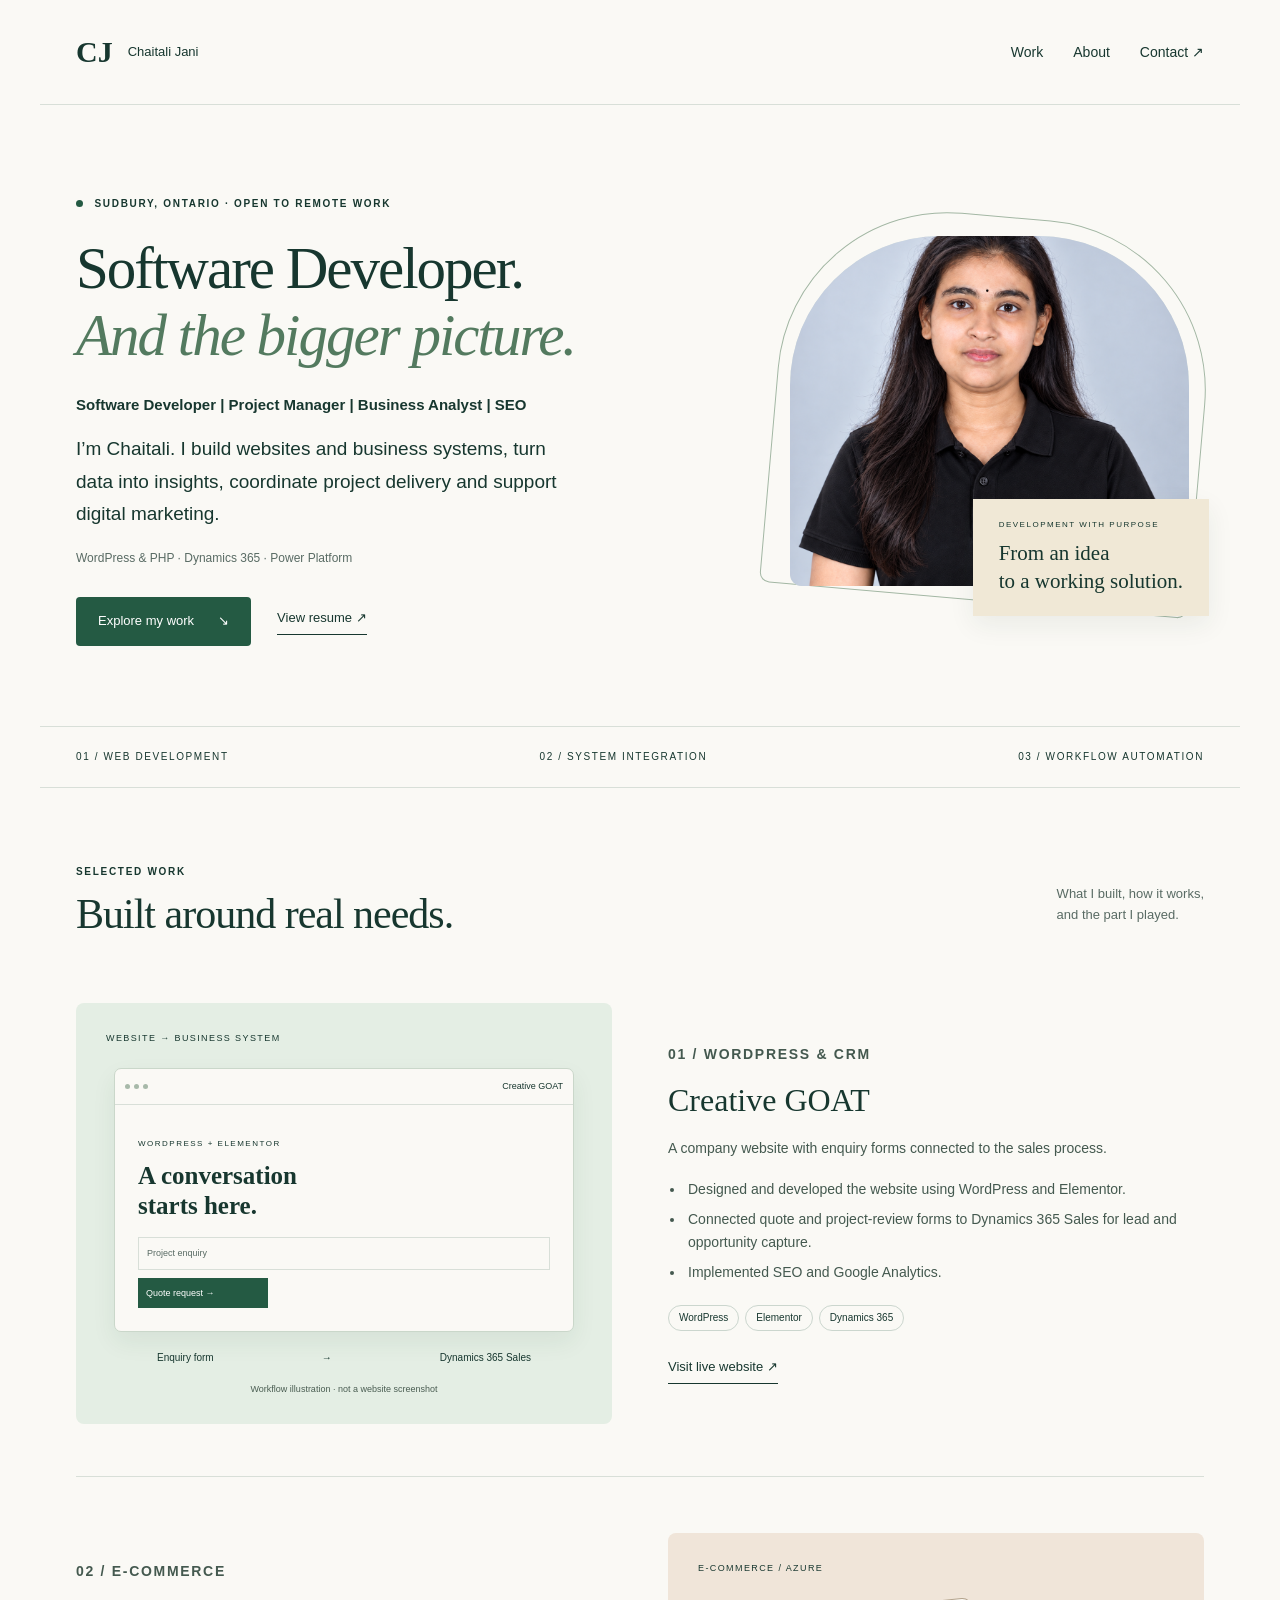
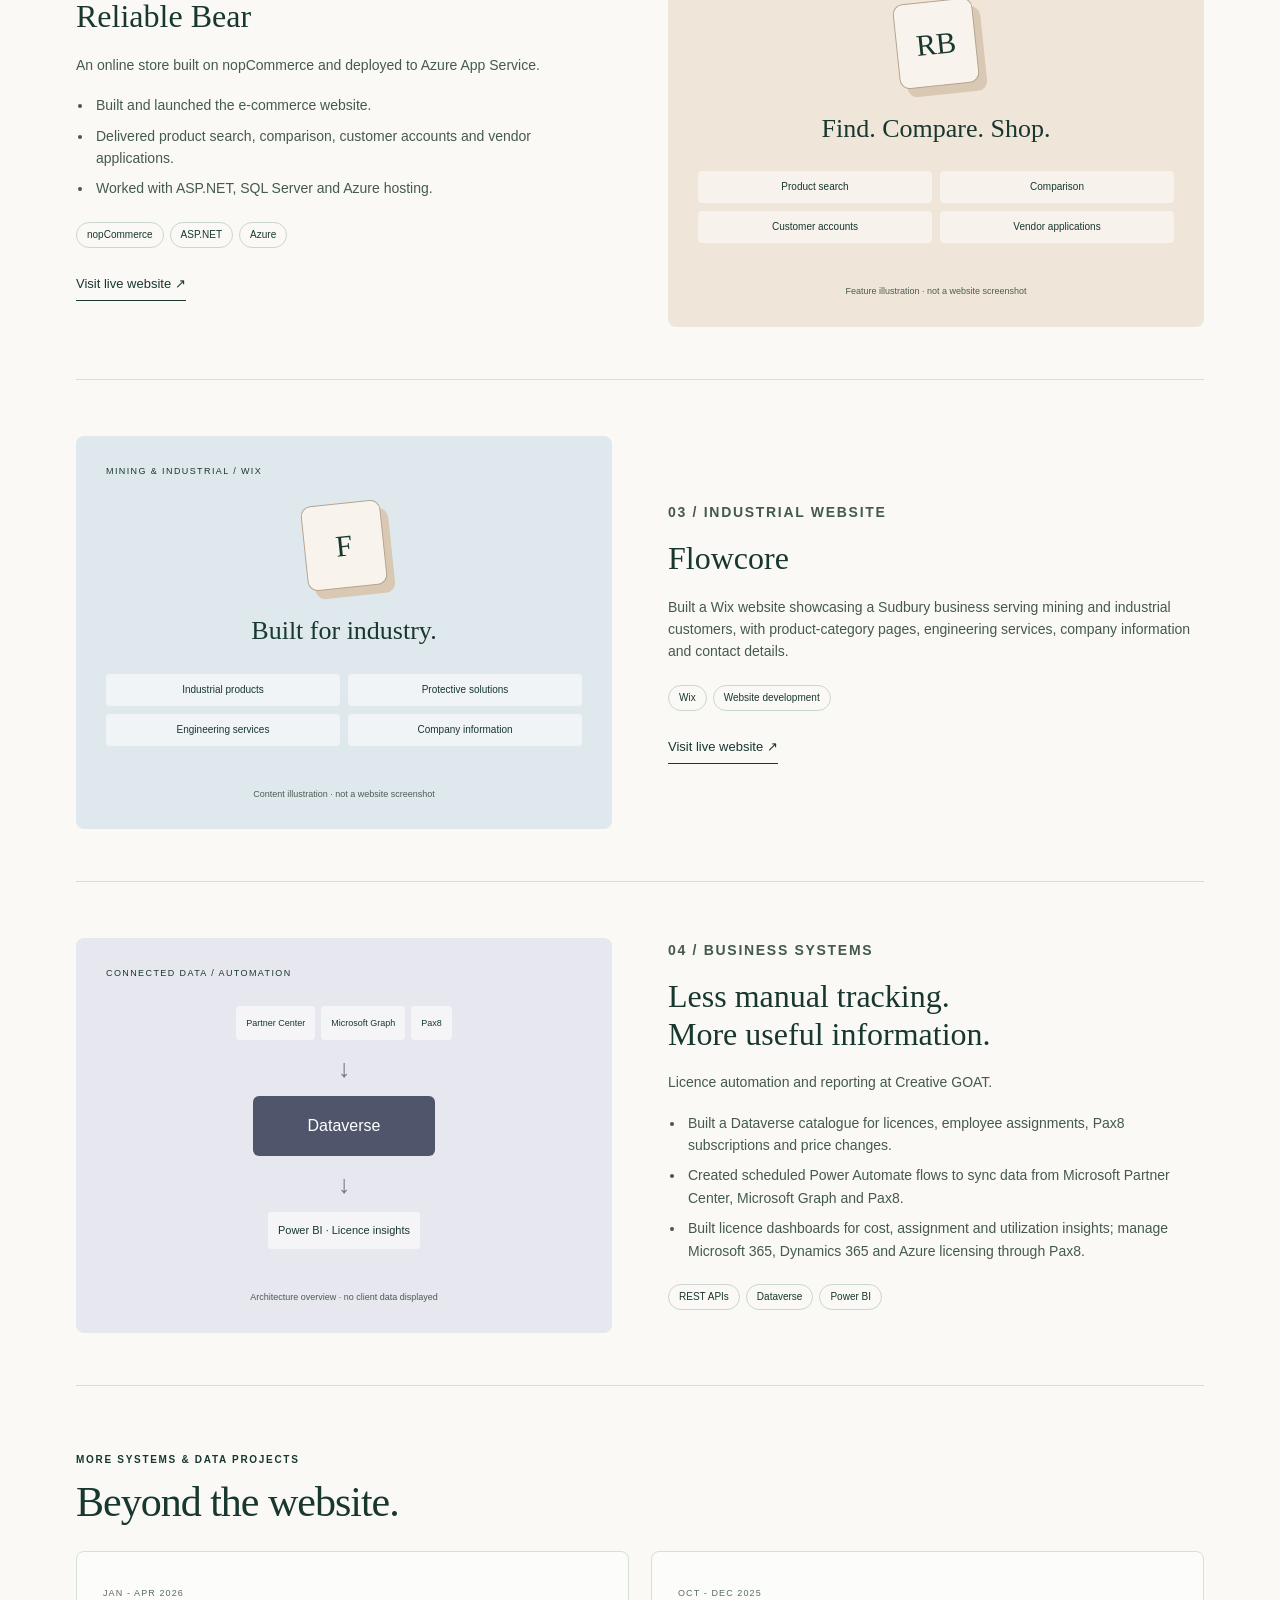
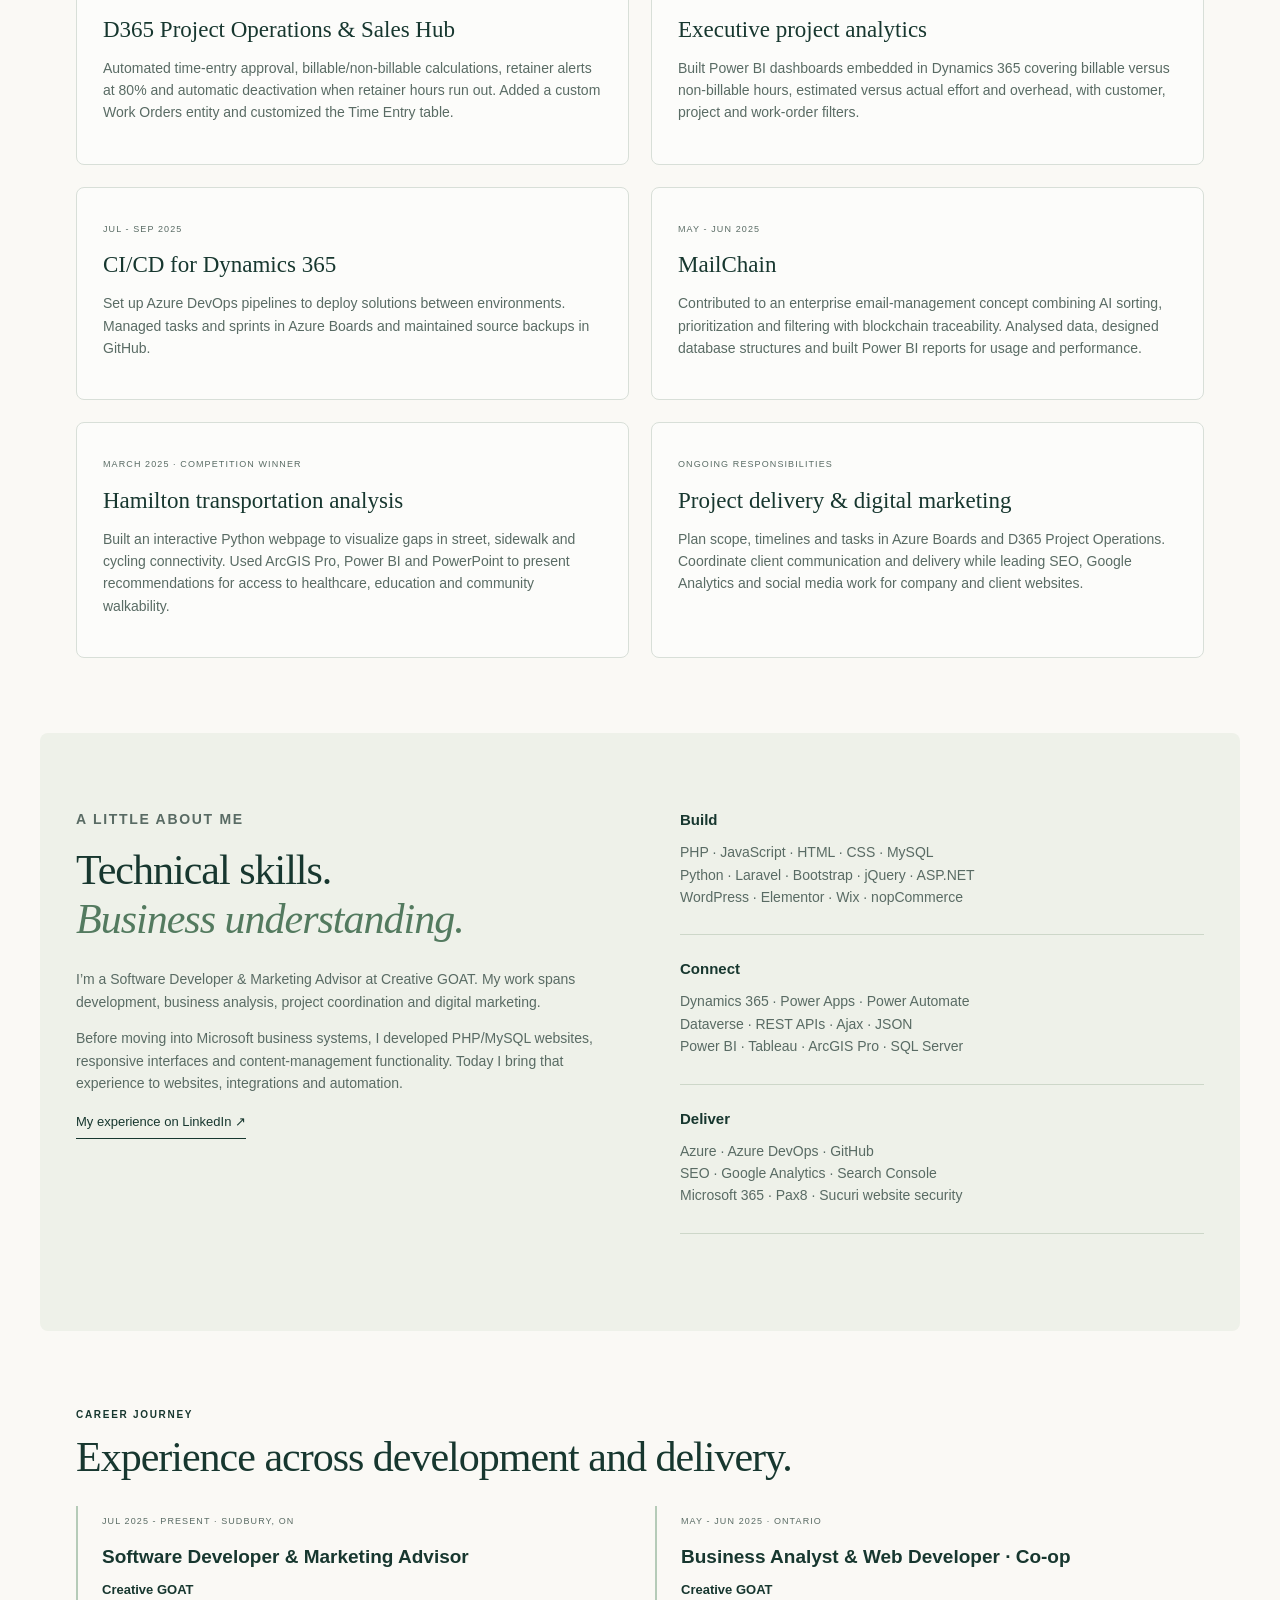
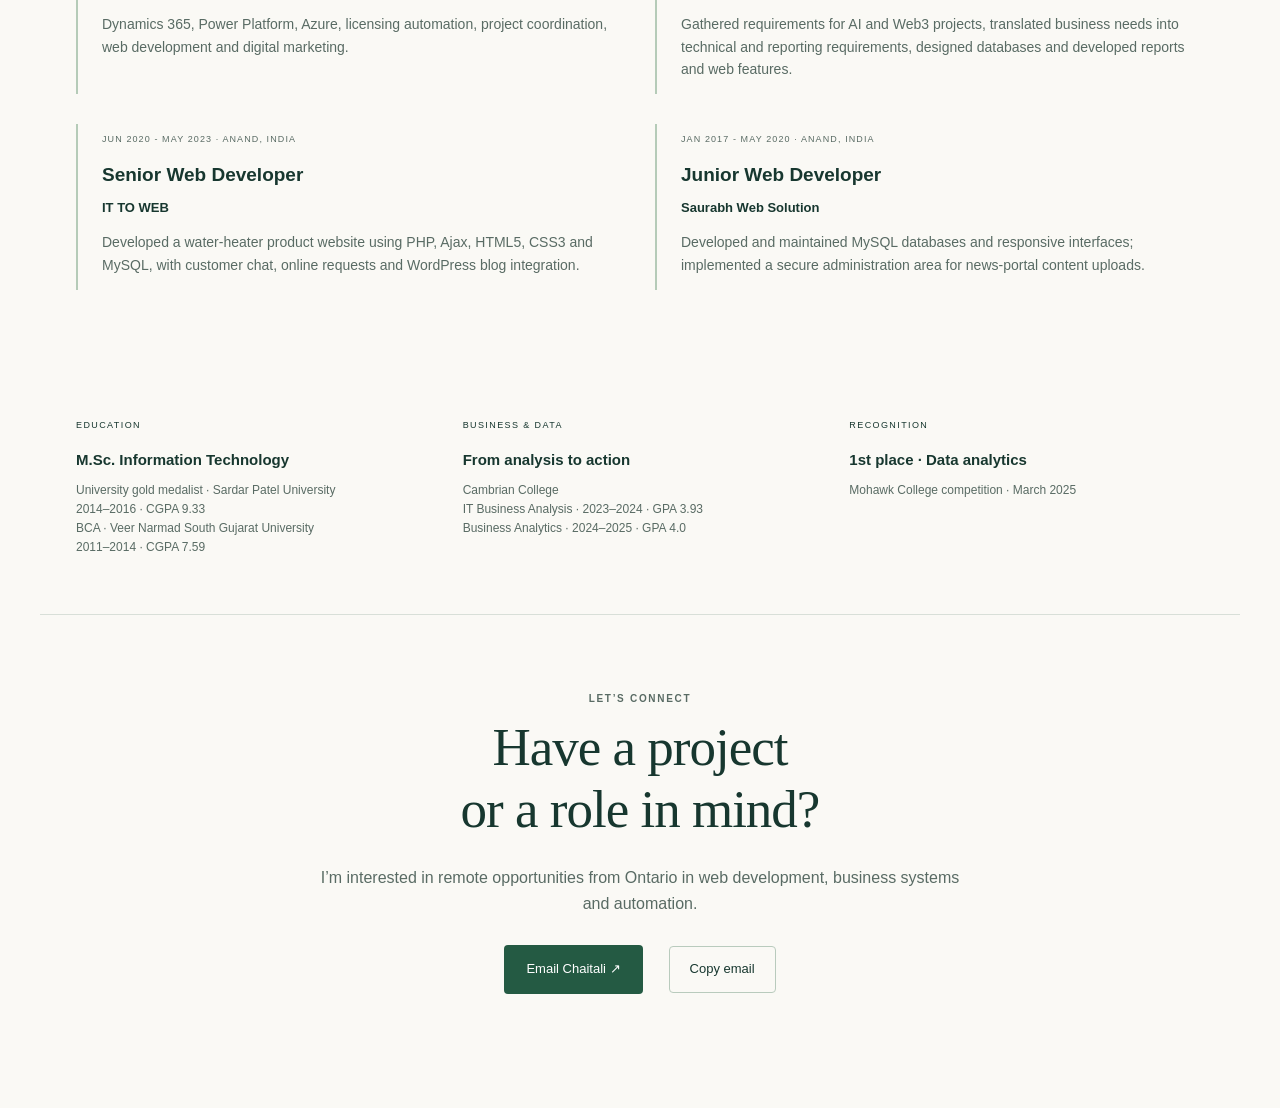
<file: index.html>
<!doctype html>
<html lang="en">
<head>
  <meta charset="utf-8"><meta name="viewport" content="width=device-width, initial-scale=1">
  <title>Chaitali Jani — Software Developer | Project Manager | Business Analyst | SEO</title>
  <meta name="description" content="Chaitali Jani — Software Developer | Project Manager | Business Analyst | SEO. Based in Sudbury, Ontario.">
  <link rel="stylesheet" href="styles.css"><script src="script.js" defer></script>
</head>
<body>
<a class="skip" href="#main">Skip to content</a>
<header><a class="brand" href="#">CJ<span>Chaitali Jani</span></a><nav aria-label="Main navigation"><a href="#work">Work</a><a href="#about">About</a><a href="#contact">Contact <span aria-hidden="true">↗</span></a></nav></header>
<main id="main">
<section class="hero" aria-labelledby="intro">
 <div><p class="eyebrow"><span class="dot"></span> SUDBURY, ONTARIO · OPEN TO REMOTE WORK</p><h1 id="intro">Software Developer.<br><em>And the bigger picture.</em></h1><p class="role-title">Software Developer | Project Manager | Business Analyst | SEO</p><p class="intro">I’m Chaitali. I build websites and business systems, turn data into insights, coordinate project delivery and support digital marketing.</p><p class="muted">WordPress & PHP · Dynamics 365 · Power Platform</p><div class="actions"><a class="button" href="#work">Explore my work <span aria-hidden="true">↘</span></a><a class="text-link" id="view-resume" href="resume.html">View resume ↗</a></div></div>
 <div class="portrait-wrap"><span class="orbit" aria-hidden="true"></span><img src="portrait.png" alt="Chaitali Jani" width="360" height="430"><div class="portrait-note"><span>DEVELOPMENT WITH PURPOSE</span><strong>From an idea<br>to a working solution.</strong></div></div>
</section>
<div class="expertise" aria-label="Areas of expertise"><span>01 / WEB DEVELOPMENT</span><span>02 / SYSTEM INTEGRATION</span><span>03 / WORKFLOW AUTOMATION</span></div>
<section id="work" class="section"><div class="section-heading"><div><p class="eyebrow">SELECTED WORK</p><h2>Built around real needs.</h2></div><p>What I built, how it works,<br>and the part I played.</p></div>
<article class="project"><div class="project-visual mint" aria-label="Illustrated Creative GOAT integration workflow"><div class="visual-label">WEBSITE → BUSINESS SYSTEM</div><div class="browser-art"><div class="browser-bar"><i></i><i></i><i></i><span>Creative GOAT</span></div><div class="mock-content"><small>WORDPRESS + ELEMENTOR</small><strong>A conversation<br>starts here.</strong><div class="fake-input">Project enquiry</div><div class="fake-button">Quote request →</div></div></div><div class="flow-note">Enquiry form <span>→</span> Dynamics 365 Sales</div><small class="caption">Workflow illustration · not a website screenshot</small></div><div class="project-copy"><p class="eyebrow">01 / WORDPRESS & CRM</p><h3>Creative GOAT</h3><p>A company website with enquiry forms connected to the sales process.</p><ul><li>Designed and developed the website using WordPress and Elementor.</li><li>Connected quote and project-review forms to Dynamics 365 Sales for lead and opportunity capture.</li><li>Implemented SEO and Google Analytics.</li></ul><div class="tags"><span>WordPress</span><span>Elementor</span><span>Dynamics 365</span></div><a class="text-link" href="https://creativegoat.com" target="_blank" rel="noopener">Visit live website ↗</a></div></article>
<article class="project reverse"><div class="project-visual peach"><div class="visual-label">E-COMMERCE / AZURE</div><div class="commerce-art"><span class="bag" aria-hidden="true">RB</span><h4>Find. Compare. Shop.</h4><div class="feature-grid"><span>Product search</span><span>Comparison</span><span>Customer accounts</span><span>Vendor applications</span></div></div><small class="caption">Feature illustration · not a website screenshot</small></div><div class="project-copy"><p class="eyebrow">02 / E-COMMERCE</p><h3>Reliable Bear</h3><p>An online store built on nopCommerce and deployed to Azure App Service.</p><ul><li>Built and launched the e-commerce website.</li><li>Delivered product search, comparison, customer accounts and vendor applications.</li><li>Worked with ASP.NET, SQL Server and Azure hosting.</li></ul><div class="tags"><span>nopCommerce</span><span>ASP.NET</span><span>Azure</span></div><a class="text-link" href="https://reliablebear.ca" target="_blank" rel="noopener">Visit live website ↗</a></div></article>
<article class="project"><div class="project-visual flowcore"><div class="visual-label">MINING &amp; INDUSTRIAL / WIX</div><div class="commerce-art"><span class="bag" aria-hidden="true">F</span><h4>Built for industry.</h4><div class="feature-grid"><span>Industrial products</span><span>Protective solutions</span><span>Engineering services</span><span>Company information</span></div></div><small class="caption">Content illustration · not a website screenshot</small></div><div class="project-copy"><p class="eyebrow">03 / INDUSTRIAL WEBSITE</p><h3>Flowcore</h3><p>Built a Wix website showcasing a Sudbury business serving mining and industrial customers, with product-category pages, engineering services, company information and contact details.</p><div class="tags"><span>Wix</span><span>Website development</span></div><a class="text-link" href="https://www.flowcore.ca/" target="_blank" rel="noopener">Visit live website ↗</a></div></article><article class="project"><div class="project-visual lavender"><div class="visual-label">CONNECTED DATA / AUTOMATION</div><div class="systems"><div class="source-row"><span>Partner Center</span><span>Microsoft Graph</span><span>Pax8</span></div><div class="connector" aria-hidden="true">↓</div><strong>Dataverse</strong><div class="connector" aria-hidden="true">↓</div><span class="dashboard">Power BI · Licence insights</span></div><small class="caption">Architecture overview · no client data displayed</small></div><div class="project-copy"><p class="eyebrow">04 / BUSINESS SYSTEMS</p><h3>Less manual tracking.<br>More useful information.</h3><p>Licence automation and reporting at Creative GOAT.</p><ul><li>Built a Dataverse catalogue for licences, employee assignments, Pax8 subscriptions and price changes.</li><li>Created scheduled Power Automate flows to sync data from Microsoft Partner Center, Microsoft Graph and Pax8.</li><li>Built licence dashboards for cost, assignment and utilization insights; manage Microsoft 365, Dynamics 365 and Azure licensing through Pax8.</li></ul><div class="tags"><span>REST APIs</span><span>Dataverse</span><span>Power BI</span></div></div></article>
<div class="more-work"><p class="eyebrow">MORE SYSTEMS &amp; DATA PROJECTS</p><h2>Beyond the website.</h2><div class="detail-grid"><article><span>JAN - APR 2026</span><h3>D365 Project Operations &amp; Sales Hub</h3><p>Automated time-entry approval, billable/non-billable calculations, retainer alerts at 80% and automatic deactivation when retainer hours run out. Added a custom Work Orders entity and customized the Time Entry table.</p></article><article><span>OCT - DEC 2025</span><h3>Executive project analytics</h3><p>Built Power BI dashboards embedded in Dynamics 365 covering billable versus non-billable hours, estimated versus actual effort and overhead, with customer, project and work-order filters.</p></article><article><span>JUL - SEP 2025</span><h3>CI/CD for Dynamics 365</h3><p>Set up Azure DevOps pipelines to deploy solutions between environments. Managed tasks and sprints in Azure Boards and maintained source backups in GitHub.</p></article><article><span>MAY - JUN 2025</span><h3>MailChain</h3><p>Contributed to an enterprise email-management concept combining AI sorting, prioritization and filtering with blockchain traceability. Analysed data, designed database structures and built Power BI reports for usage and performance.</p></article><article><span>MARCH 2025 · COMPETITION WINNER</span><h3>Hamilton transportation analysis</h3><p>Built an interactive Python webpage to visualize gaps in street, sidewalk and cycling connectivity. Used ArcGIS Pro, Power BI and PowerPoint to present recommendations for access to healthcare, education and community walkability.</p></article><article><span>ONGOING RESPONSIBILITIES</span><h3>Project delivery &amp; digital marketing</h3><p>Plan scope, timelines and tasks in Azure Boards and D365 Project Operations. Coordinate client communication and delivery while leading SEO, Google Analytics and social media work for company and client websites.</p></article></div></div></section>
<section id="about" class="about section"><div><p class="eyebrow">A LITTLE ABOUT ME</p><h2>Technical skills.<br><em>Business understanding.</em></h2><p>I’m a Software Developer & Marketing Advisor at Creative GOAT. My work spans development, business analysis, project coordination and digital marketing.</p><p>Before moving into Microsoft business systems, I developed PHP/MySQL websites, responsive interfaces and content-management functionality. Today I bring that experience to websites, integrations and automation.</p><a class="text-link" href="https://www.linkedin.com/in/janichaitali/" target="_blank" rel="noopener">My experience on LinkedIn ↗</a></div><div class="skill-stack"><div><h3>Build</h3><p>PHP · JavaScript · HTML · CSS · MySQL<br>Python · Laravel · Bootstrap · jQuery · ASP.NET<br>WordPress · Elementor · Wix · nopCommerce</p></div><div><h3>Connect</h3><p>Dynamics 365 · Power Apps · Power Automate<br>Dataverse · REST APIs · Ajax · JSON<br>Power BI · Tableau · ArcGIS Pro · SQL Server</p></div><div><h3>Deliver</h3><p>Azure · Azure DevOps · GitHub<br>SEO · Google Analytics · Search Console<br>Microsoft 365 · Pax8 · Sucuri website security</p></div></div></section>
<section class="section"><p class="eyebrow">CAREER JOURNEY</p><h2>Experience across development and delivery.</h2><div class="timeline"><article><span>JUL 2025 - PRESENT · SUDBURY, ON</span><h3>Software Developer &amp; Marketing Advisor</h3><strong>Creative GOAT</strong><p>Dynamics 365, Power Platform, Azure, licensing automation, project coordination, web development and digital marketing.</p></article><article><span>MAY - JUN 2025 · ONTARIO</span><h3>Business Analyst &amp; Web Developer · Co-op</h3><strong>Creative GOAT</strong><p>Gathered requirements for AI and Web3 projects, translated business needs into technical and reporting requirements, designed databases and developed reports and web features.</p></article><article><span>JUN 2020 - MAY 2023 · ANAND, INDIA</span><h3>Senior Web Developer</h3><strong>IT TO WEB</strong><p>Developed a water-heater product website using PHP, Ajax, HTML5, CSS3 and MySQL, with customer chat, online requests and WordPress blog integration.</p></article><article><span>JAN 2017 - MAY 2020 · ANAND, INDIA</span><h3>Junior Web Developer</h3><strong>Saurabh Web Solution</strong><p>Developed and maintained MySQL databases and responsive interfaces; implemented a secure administration area for news-portal content uploads.</p></article></div></section><section class="credentials"><div><span>EDUCATION</span><h3>M.Sc. Information Technology</h3><p>University gold medalist · Sardar Patel University<br>2014–2016 · CGPA 9.33<br>BCA · Veer Narmad South Gujarat University<br>2011–2014 · CGPA 7.59</p></div><div><span>BUSINESS & DATA</span><h3>From analysis to action</h3><p>Cambrian College<br>IT Business Analysis · 2023–2024 · GPA 3.93<br>Business Analytics · 2024–2025 · GPA 4.0</p></div><div><span>RECOGNITION</span><h3>1st place · Data analytics</h3><p>Mohawk College competition · March 2025</p></div></section>
<section id="contact" class="contact section"><p class="eyebrow">LET’S CONNECT</p><h2>Have a project<br>or a role in mind?</h2><p>I’m interested in remote opportunities from Ontario in web development, business systems and automation.</p><div class="actions"><a class="button" href="mailto:chaitalijani33@gmail.com">Email Chaitali ↗</a><button id="copy-email" type="button">Copy email</button></div><p id="copy-status" role="status" aria-live="polite"></p></section>
</main><dialog id="resume-dialog" aria-label="Chaitali Jani resume"><div class="resume-toolbar"><strong>Chaitali Jani · Resume</strong><a href="resume.pdf" download="Chaitali_Jani_Resume.pdf">Download PDF</a><button type="button" id="close-resume" autofocus>Close ×</button></div><img src="resume-page-1.png" alt="Resume page 1: profile and experience"><img src="resume-page-2.png" alt="Resume page 2: skills, projects and education"></dialog>
</body></html>
</file>
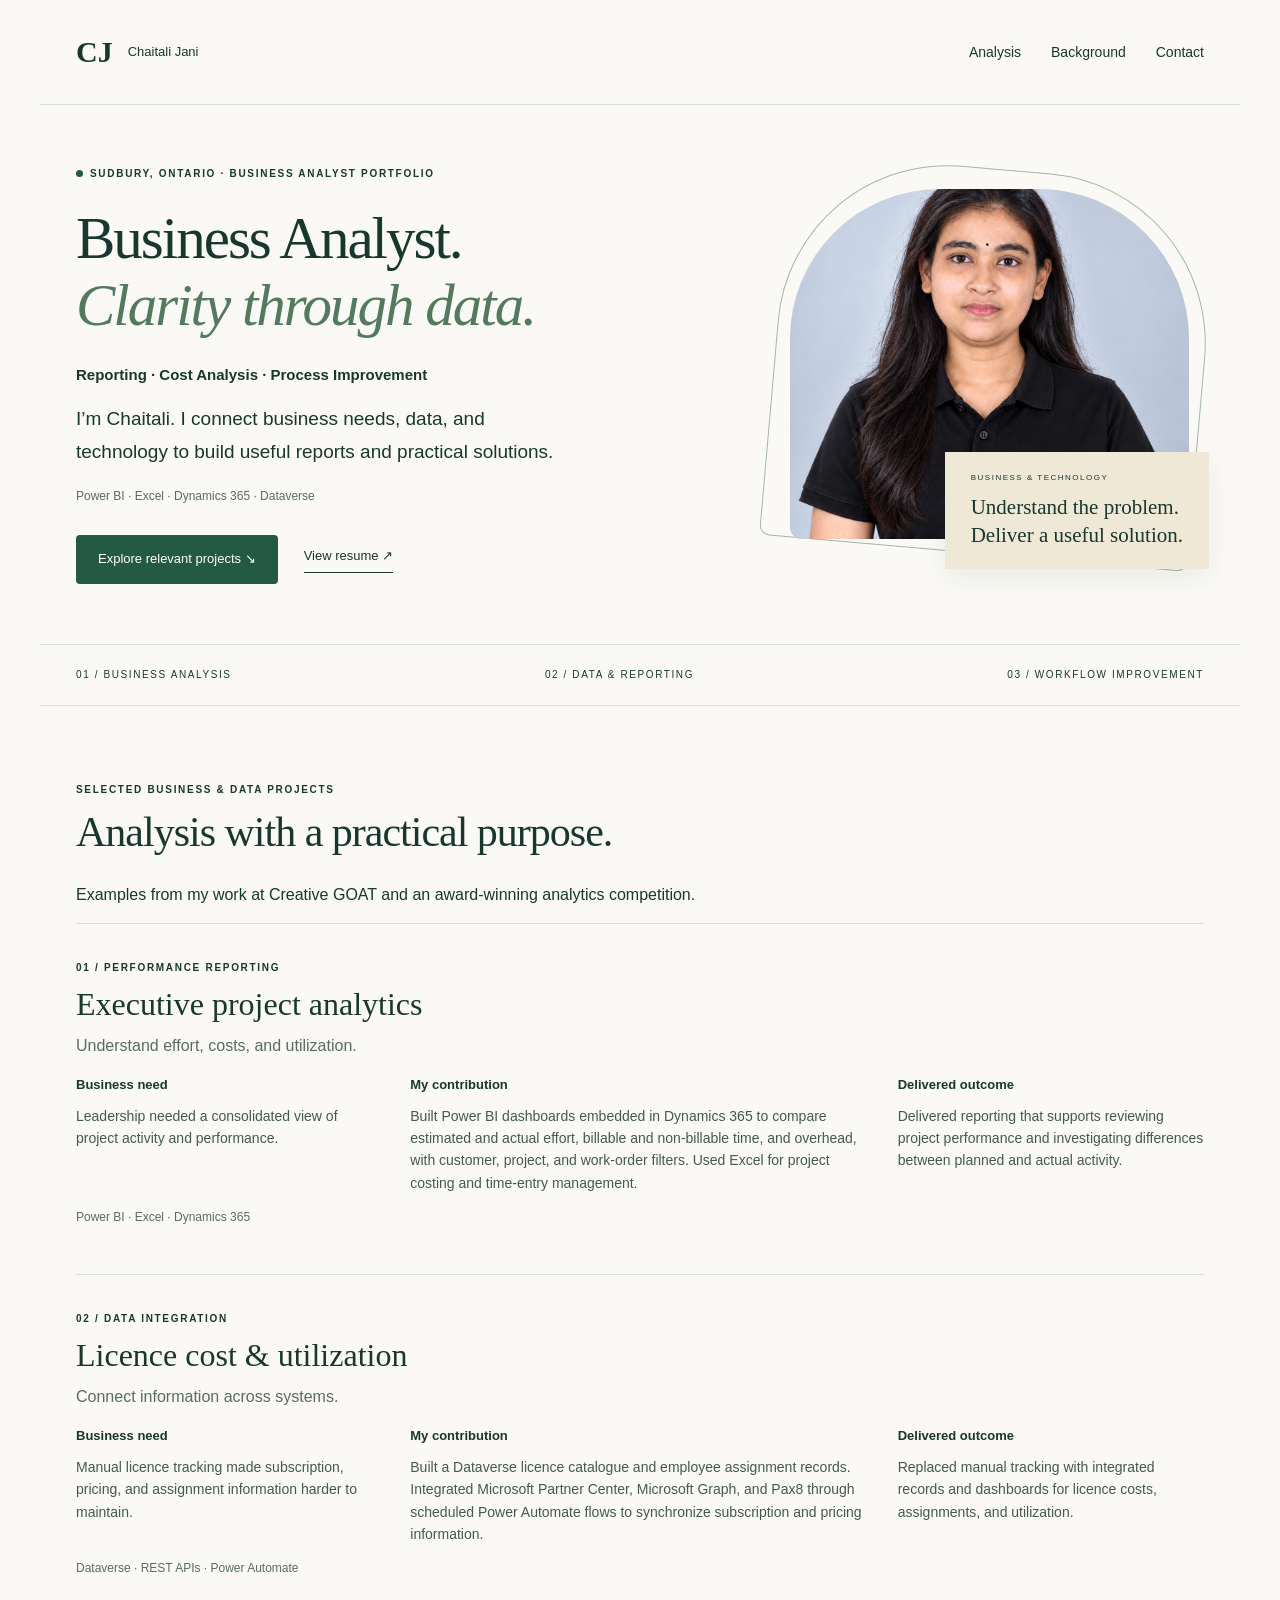
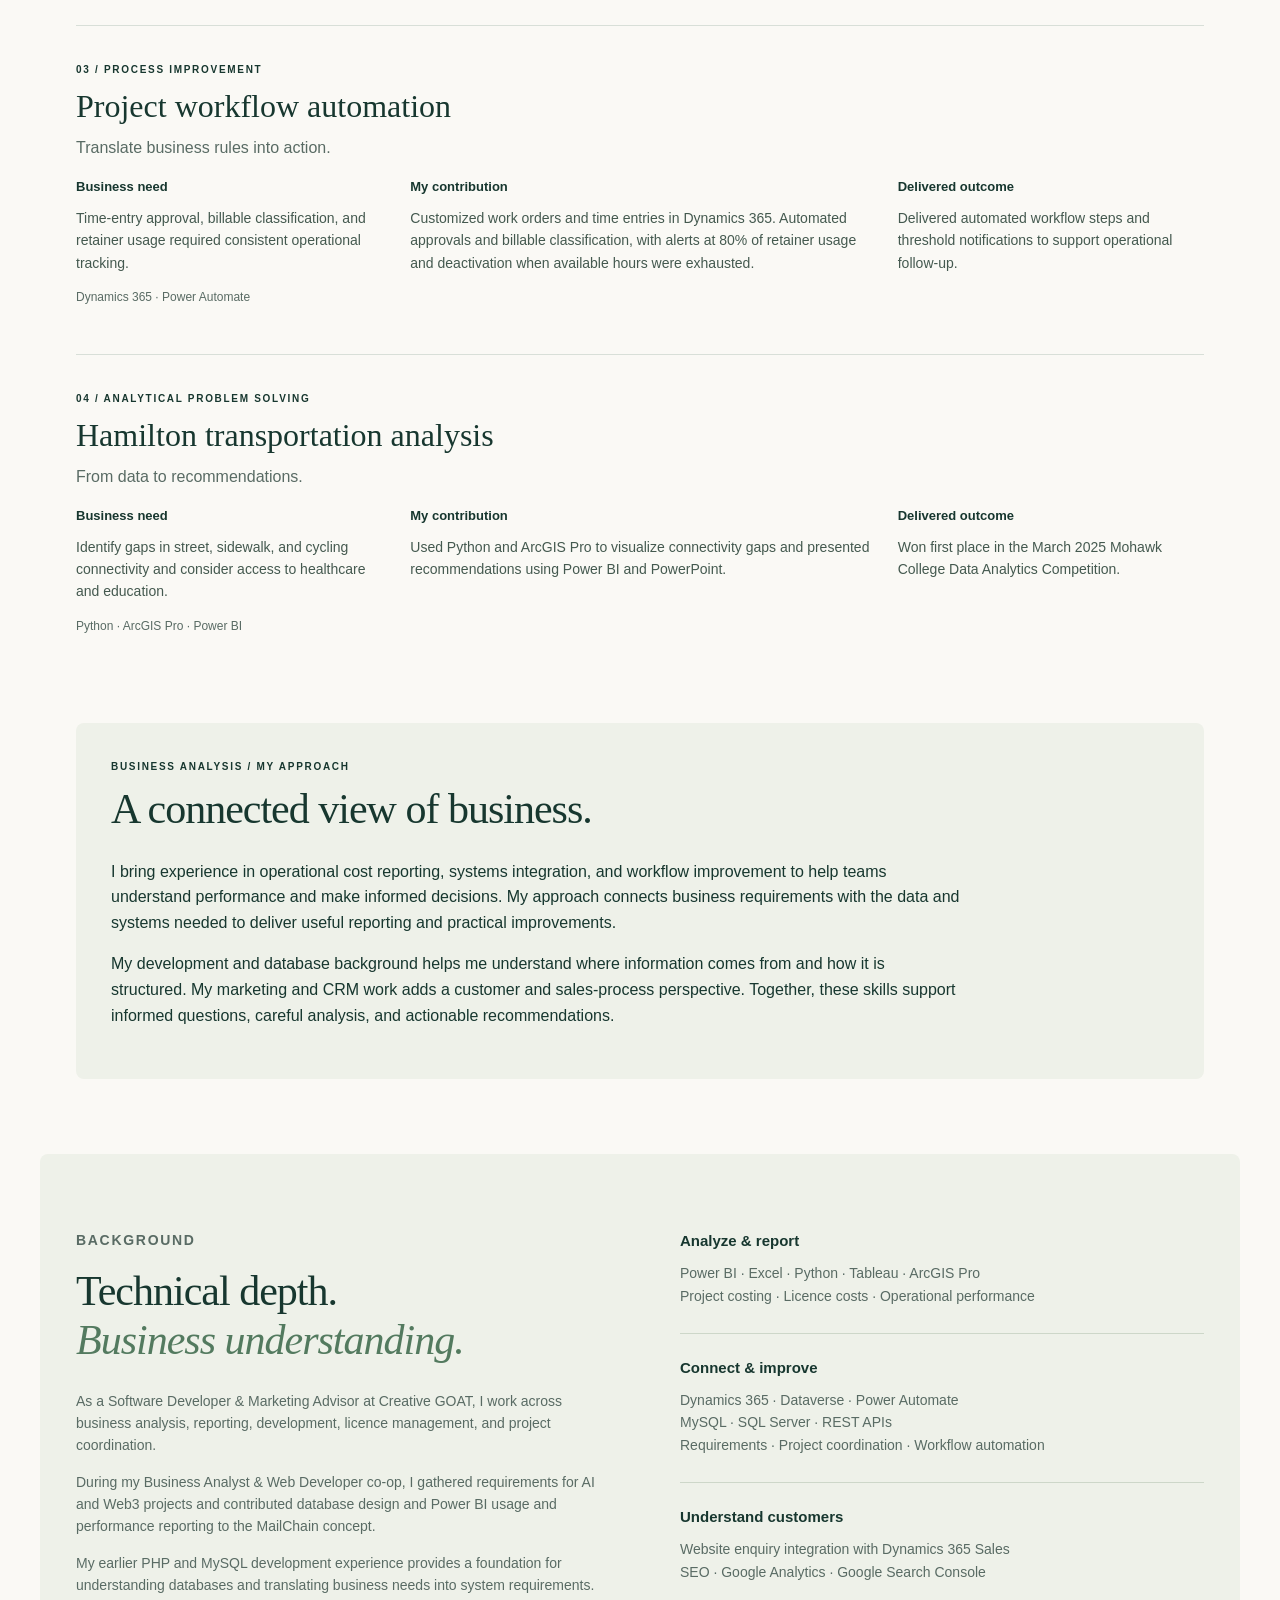
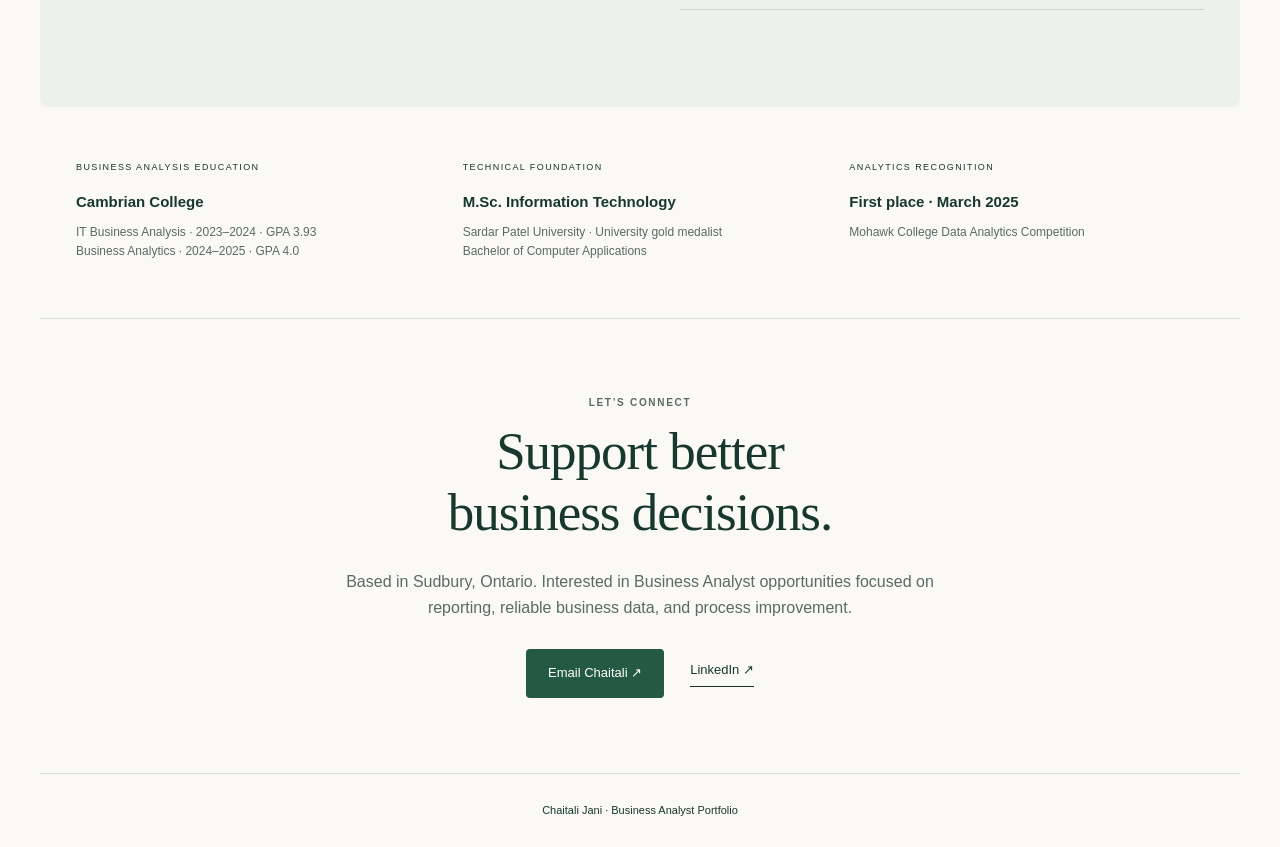
<file: business-analyst.html>
<!doctype html><html lang="en"><head><meta charset="utf-8"><meta name="viewport" content="width=device-width,initial-scale=1"><meta name="robots" content="noindex"><title>Chaitali Jani | Business Analyst Portfolio</title><meta name="description" content="Sudbury-based business analyst portfolio: Power BI reporting, cost analysis, data integration and process improvement."><style>:root{--ink:#17372f;--muted:#596b64;--paper:#faf9f5;--line:#d8dfd8;--green:#245a43}*{box-sizing:border-box}html{scroll-behavior:smooth;scroll-padding-top:30px}body{margin:0;background:var(--paper);color:var(--ink);font-family:Arial,Helvetica,sans-serif;line-height:1.6}a{color:inherit;text-decoration:none}a:hover{text-decoration:underline}a:focus-visible,button:focus-visible{outline:3px solid #aa530d;outline-offset:5px}.skip{position:absolute;left:10px;top:-100px;background:white;padding:10px;z-index:20}.skip:focus{top:10px}header,main,footer{max-width:1200px;margin:auto}header{padding:28px 36px;display:flex;justify-content:space-between;align-items:center;border-bottom:1px solid var(--line)}.brand{font-family:Georgia,serif;font-size:30px;font-weight:bold;display:flex;gap:15px;align-items:center}.brand span{font-family:Arial,sans-serif;font-size:13px;font-weight:normal}nav{display:flex;gap:30px;font-size:14px}.hero{display:grid;grid-template-columns:1.5fr 1fr;gap:55px;padding:90px 36px 80px;align-items:center}.eyebrow{font-size:10px;letter-spacing:1.7px;font-weight:bold;line-height:1.7}.dot{display:inline-block;background:var(--green);width:7px;height:7px;border-radius:50%;margin-right:7px}h1,h2,h3,h4,p{margin-top:0}h1{font-family:Georgia,serif;font-weight:normal;font-size:clamp(40px,4.7vw,59px);line-height:1.13;letter-spacing:-2px;margin:23px 0}em{font-weight:normal;color:#537a5f}h2{font-family:Georgia,serif;font-weight:normal;font-size:42px;line-height:1.16;letter-spacing:-1px;margin-bottom:25px}.intro{font-size:19px;max-width:500px;line-height:1.7}.muted{font-size:12px;color:var(--muted)}.actions{display:flex;gap:26px;align-items:center;flex-wrap:wrap;margin-top:29px}.button{background:var(--green);color:#fff;padding:14px 22px;border-radius:4px;font-size:13px;display:inline-flex;gap:24px}.button:hover{background:#163b2c;text-decoration:none}.text-link{font-size:13px;border-bottom:1px solid var(--ink);padding-bottom:5px;display:inline-block}.portrait-wrap{position:relative;padding:20px 15px 40px}.portrait-wrap img{position:relative;display:block;width:100%;height:350px;object-fit:cover;object-position:50% 22%;border-radius:150px 150px 12px 12px;background:#dfe8df}.orbit{position:absolute;inset:0 0 25px 0;border:1px solid #a3b7a4;border-radius:170px 170px 10px 10px;transform:rotate(5deg)}.portrait-note{position:absolute;bottom:10px;right:-5px;background:#f0e8d6;padding:20px 26px;box-shadow:0 9px 25px #1d392812}.portrait-note span{font-size:8px;letter-spacing:1.5px;display:block;margin-bottom:9px}.portrait-note strong{font-family:Georgia,serif;font-weight:normal;font-size:21px;line-height:1.25}.expertise{display:flex;justify-content:space-between;border-block:1px solid var(--line);padding:22px 36px;font-size:10px;letter-spacing:1.6px}.section{padding:75px 36px}.section-heading{display:flex;align-items:end;justify-content:space-between;margin-bottom:38px;gap:20px}.section-heading h2{margin-bottom:0}.section-heading>p{font-size:13px;color:var(--muted)}.project{display:grid;grid-template-columns:1fr 1fr;gap:56px;align-items:center;padding:26px 0 52px;margin-bottom:30px;border-bottom:1px solid var(--line)}.project:last-child{margin-bottom:0;padding-bottom:0;border-bottom:0}.project.reverse .project-visual{order:2}.project-visual{padding:28px 30px;min-height:370px;border-radius:8px;display:flex;flex-direction:column;justify-content:space-between;overflow:hidden}.mint{background:#e4eee4}.peach{background:#f0e5d9}.lavender{background:#e7e7ef}.visual-label{font-size:9px;letter-spacing:1.4px}.caption{font-size:9px;color:#4a5d52;margin-top:16px;text-align:center}.browser-art{background:var(--paper);border:1px solid #cad7ca;border-radius:7px;margin:23px 8px 0;box-shadow:0 10px 25px #224b3012}.browser-bar{display:flex;gap:4px;align-items:center;padding:10px;border-bottom:1px solid var(--line);font-size:9px}.browser-bar i{width:5px;height:5px;border-radius:50%;background:#a7b9a9}.browser-bar span{margin-left:auto}.mock-content{padding:23px}.mock-content small{font-size:8px;letter-spacing:1.5px}.mock-content strong{display:block;font-family:Georgia,serif;font-size:25px;line-height:1.2;margin:8px 0 16px}.fake-input{padding:8px;border:1px solid var(--line);font-size:9px;color:var(--muted)}.fake-button{font-size:9px;background:var(--green);color:white;padding:8px;width:130px;margin-top:8px}.flow-note{font-size:10px;display:flex;justify-content:space-around;gap:6px;margin-top:18px}.project-copy h3{font-family:Georgia,serif;font-size:32px;line-height:1.2;font-weight:normal;margin-bottom:18px}.project-copy p,.project-copy li{font-size:14px;color:#44594f}.project-copy ul{padding-left:17px;margin:18px 0}.project-copy li{padding-left:3px;margin-bottom:8px}.tags{display:flex;gap:6px;flex-wrap:wrap;margin:22px 0}.tags span{font-size:10px;padding:4px 10px;border:1px solid #cbd6ce;border-radius:20px}.commerce-art{text-align:center;margin:25px 0}.bag{display:inline-flex;background:#f8f4ed;width:80px;height:85px;align-items:center;justify-content:center;border:1px solid #b5a58f;border-radius:10px;font-family:Georgia,serif;font-size:30px;transform:rotate(-6deg);box-shadow:7px 9px 0 #d9c8b3}.commerce-art h4{font-family:Georgia,serif;font-size:26px;font-weight:normal;margin:22px 0}.feature-grid{display:grid;grid-template-columns:1fr 1fr;gap:8px}.feature-grid span{padding:8px;font-size:10px;background:#fff8;border-radius:4px}.systems{text-align:center;margin:25px 0}.source-row{display:flex;gap:6px;justify-content:center}.source-row span,.dashboard{background:#fff9;padding:10px;font-size:9px;border-radius:4px}.connector{font-size:25px;color:#73738b;margin:8px}.systems strong{display:inline-block;background:#4f566c;color:white;padding:17px 55px;border-radius:6px;font-weight:normal}.dashboard{display:inline-block;font-size:11px}.about{display:grid;grid-template-columns:1fr 1fr;gap:80px;background:#eef1e9;border-radius:8px}.about p{font-size:14px;color:var(--muted)}.skill-stack>div{border-bottom:1px solid #cdd7c9;margin-bottom:22px;padding:0 0 12px}.skill-stack h3{font-size:15px;margin-bottom:9px}.credentials{padding:45px 36px;display:grid;grid-template-columns:1fr 1fr 1fr;gap:32px;border-bottom:1px solid var(--line)}.credentials span{font-size:9px;letter-spacing:1.4px}.credentials h3{font-size:15px;margin:12px 0 9px}.credentials p{font-size:12px;color:var(--muted)}.contact{text-align:center;max-width:720px;margin:auto}.contact h2{font-size:53px}.contact>p{color:var(--muted)}.contact .actions{justify-content:center}button{font:inherit;background:transparent;color:var(--ink);border:1px solid #b9cbbd;border-radius:4px;padding:12px 20px;cursor:pointer;font-size:13px}#copy-status{min-height:24px;font-size:12px;margin:15px 0 0}footer{border-top:1px solid var(--line);display:flex;justify-content:space-between;align-items:center;padding:28px 36px}footer>span,footer>a:last-child{font-size:11px}@media(max-width:760px){header{padding:20px}.brand span{font-size:11px}nav{gap:15px;font-size:12px}.hero{grid-template-columns:1fr;padding:45px 22px;gap:30px}h1{font-size:45px}.portrait-wrap{max-width:350px;width:100%;margin:auto}.expertise{gap:14px;padding:18px 22px;flex-wrap:wrap;font-size:9px}.section{padding:45px 22px}.section-heading{display:block}.section-heading>p{margin-top:18px}h2{font-size:35px}.project{grid-template-columns:1fr;gap:28px;margin-bottom:25px;padding-bottom:35px}.project.reverse .project-visual{order:0}.project-visual{min-height:340px;padding:23px}.about{grid-template-columns:1fr;gap:35px;border-radius:0}.credentials{grid-template-columns:1fr;padding:35px 22px;gap:20px}.contact h2{font-size:43px}footer{padding:25px 22px;flex-wrap:wrap;gap:20px}footer>span{order:3;width:100%}}@media(prefers-reduced-motion:reduce){html{scroll-behavior:auto}}

.role-title{font-size:15px;font-weight:bold;line-height:1.8;max-width:530px}.flowcore{background:#dfe9ed}.more-work{margin-top:65px}.detail-grid{display:grid;grid-template-columns:1fr 1fr;gap:22px}.detail-grid article{padding:26px;border:1px solid var(--line);border-radius:8px;background:#fff8}.detail-grid article>span,.timeline article>span{font-size:9px;letter-spacing:1.1px;color:var(--muted)}.detail-grid h3{font-family:Georgia,serif;font-size:23px;font-weight:normal;line-height:1.25;margin:12px 0}.detail-grid p,.timeline p{font-size:14px;color:var(--muted)}.timeline{display:grid;grid-template-columns:1fr 1fr;gap:30px}.timeline article{border-left:2px solid #b5cbb8;padding-left:24px}.timeline h3{font-size:19px;margin:12px 0 5px;line-height:1.4}.timeline strong{font-size:13px}.timeline p{margin-top:12px}@media(max-width:760px){.detail-grid,.timeline{grid-template-columns:1fr}.role-title{font-size:14px}.more-work{margin-top:40px}}

#resume-dialog{width:min(850px,92vw);max-height:90vh;padding:0;border:0;border-radius:12px;background:#e9eee8;color:#17372f}#resume-dialog::backdrop{background:#102b23bb}#resume-dialog img{display:block;width:100%;height:auto;margin-bottom:16px}.resume-toolbar{position:sticky;top:0;background:#e9eee8;display:flex;align-items:center;gap:20px;padding:16px;flex-wrap:wrap}.resume-toolbar button{margin-left:auto;cursor:pointer;padding:8px 16px}.resume-toolbar a{color:inherit}


.case{border-top:1px solid var(--line);padding:35px 0}.case h3{font:32px Georgia,serif;margin-bottom:10px}.case-sub{color:var(--muted)}.case-grid{display:grid;grid-template-columns:1fr 1.5fr 1fr;gap:28px}.case-grid h4{font-size:13px;margin-bottom:9px}.case-grid p{font-size:14px;color:#44594f}.fit{background:#eef1e9;padding:35px;border-radius:8px;margin-top:40px}.fit p{max-width:850px}.hero{padding-top:60px;padding-bottom:60px}footer{justify-content:center}@media(max-width:760px){.case-grid{grid-template-columns:1fr;gap:10px}.fit{padding:24px}.hero h1{font-size:42px}}
</style></head><body><a class="skip" href="#main">Skip to content</a><header><a class="brand" href="#">CJ<span>Chaitali Jani</span></a><nav aria-label="Main navigation"><a href="#work">Analysis</a><a href="#about">Background</a><a href="#contact">Contact</a></nav></header><main id="main"><section class="hero" aria-labelledby="intro"><div><p class="eyebrow"><span class="dot"></span>SUDBURY, ONTARIO · BUSINESS ANALYST PORTFOLIO</p><h1 id="intro">Business Analyst.<br><em>Clarity through data.</em></h1><p class="role-title">Reporting · Cost Analysis · Process Improvement</p><p class="intro">I’m Chaitali. I connect business needs, data, and technology to build useful reports and practical solutions.</p><p class="muted">Power BI · Excel · Dynamics 365 · Dataverse</p><div class="actions"><a class="button" href="#work">Explore relevant projects ↘</a><a class="text-link" href="Chaitali_Jani_Business_Analyst.pdf">View resume ↗</a></div></div><div class="portrait-wrap"><span class="orbit" aria-hidden="true"></span><img src="portrait.png" alt="Chaitali Jani" width="360" height="430"><div class="portrait-note"><span>BUSINESS & TECHNOLOGY</span><strong>Understand the problem.<br>Deliver a useful solution.</strong></div></div></section><div class="expertise"><span>01 / BUSINESS ANALYSIS</span><span>02 / DATA & REPORTING</span><span>03 / WORKFLOW IMPROVEMENT</span></div><section id="work" class="section"><p class="eyebrow">SELECTED BUSINESS & DATA PROJECTS</p><h2>Analysis with a practical purpose.</h2><p>Examples from my work at Creative GOAT and an award-winning analytics competition.</p><article class="case"><p class="eyebrow">01 / PERFORMANCE REPORTING</p><h3>Executive project analytics</h3><p class="case-sub">Understand effort, costs, and utilization.</p><div class="case-grid"><div><h4>Business need</h4><p>Leadership needed a consolidated view of project activity and performance.</p></div><div><h4>My contribution</h4><p>Built Power BI dashboards embedded in Dynamics 365 to compare estimated and actual effort, billable and non-billable time, and overhead, with customer, project, and work-order filters. Used Excel for project costing and time-entry management.</p></div><div><h4>Delivered outcome</h4><p>Delivered reporting that supports reviewing project performance and investigating differences between planned and actual activity.</p></div></div><p class="muted">Power BI · Excel · Dynamics 365</p></article><article class="case"><p class="eyebrow">02 / DATA INTEGRATION</p><h3>Licence cost & utilization</h3><p class="case-sub">Connect information across systems.</p><div class="case-grid"><div><h4>Business need</h4><p>Manual licence tracking made subscription, pricing, and assignment information harder to maintain.</p></div><div><h4>My contribution</h4><p>Built a Dataverse licence catalogue and employee assignment records. Integrated Microsoft Partner Center, Microsoft Graph, and Pax8 through scheduled Power Automate flows to synchronize subscription and pricing information.</p></div><div><h4>Delivered outcome</h4><p>Replaced manual tracking with integrated records and dashboards for licence costs, assignments, and utilization.</p></div></div><p class="muted">Dataverse · REST APIs · Power Automate</p></article><article class="case"><p class="eyebrow">03 / PROCESS IMPROVEMENT</p><h3>Project workflow automation</h3><p class="case-sub">Translate business rules into action.</p><div class="case-grid"><div><h4>Business need</h4><p>Time-entry approval, billable classification, and retainer usage required consistent operational tracking.</p></div><div><h4>My contribution</h4><p>Customized work orders and time entries in Dynamics 365. Automated approvals and billable classification, with alerts at 80% of retainer usage and deactivation when available hours were exhausted.</p></div><div><h4>Delivered outcome</h4><p>Delivered automated workflow steps and threshold notifications to support operational follow-up.</p></div></div><p class="muted">Dynamics 365 · Power Automate</p></article><article class="case"><p class="eyebrow">04 / ANALYTICAL PROBLEM SOLVING</p><h3>Hamilton transportation analysis</h3><p class="case-sub">From data to recommendations.</p><div class="case-grid"><div><h4>Business need</h4><p>Identify gaps in street, sidewalk, and cycling connectivity and consider access to healthcare and education.</p></div><div><h4>My contribution</h4><p>Used Python and ArcGIS Pro to visualize connectivity gaps and presented recommendations using Power BI and PowerPoint.</p></div><div><h4>Delivered outcome</h4><p>Won first place in the March 2025 Mohawk College Data Analytics Competition.</p></div></div><p class="muted">Python · ArcGIS Pro · Power BI</p></article><div class="fit"><p class="eyebrow">BUSINESS ANALYSIS / MY APPROACH</p><h2>A connected view of business.</h2><p>I bring experience in operational cost reporting, systems integration, and workflow improvement to help teams understand performance and make informed decisions. My approach connects business requirements with the data and systems needed to deliver useful reporting and practical improvements.</p><p>My development and database background helps me understand where information comes from and how it is structured. My marketing and CRM work adds a customer and sales-process perspective. Together, these skills support informed questions, careful analysis, and actionable recommendations.</p></div></section><section id="about" class="section about"><div><p class="eyebrow">BACKGROUND</p><h2>Technical depth.<br><em>Business understanding.</em></h2><p>As a Software Developer & Marketing Advisor at Creative GOAT, I work across business analysis, reporting, development, licence management, and project coordination.</p><p>During my Business Analyst & Web Developer co-op, I gathered requirements for AI and Web3 projects and contributed database design and Power BI usage and performance reporting to the MailChain concept.</p><p>My earlier PHP and MySQL development experience provides a foundation for understanding databases and translating business needs into system requirements.</p></div><div class="skill-stack"><div><h3>Analyze & report</h3><p>Power BI · Excel · Python · Tableau · ArcGIS Pro<br>Project costing · Licence costs · Operational performance</p></div><div><h3>Connect & improve</h3><p>Dynamics 365 · Dataverse · Power Automate<br>MySQL · SQL Server · REST APIs<br>Requirements · Project coordination · Workflow automation</p></div><div><h3>Understand customers</h3><p>Website enquiry integration with Dynamics 365 Sales<br>SEO · Google Analytics · Google Search Console</p></div></div></section><section class="credentials"><div><span>BUSINESS ANALYSIS EDUCATION</span><h3>Cambrian College</h3><p>IT Business Analysis · 2023–2024 · GPA 3.93<br>Business Analytics · 2024–2025 · GPA 4.0</p></div><div><span>TECHNICAL FOUNDATION</span><h3>M.Sc. Information Technology</h3><p>Sardar Patel University · University gold medalist<br>Bachelor of Computer Applications</p></div><div><span>ANALYTICS RECOGNITION</span><h3>First place · March 2025</h3><p>Mohawk College Data Analytics Competition</p></div></section><section id="contact" class="contact section"><p class="eyebrow">LET’S CONNECT</p><h2>Support better<br>business decisions.</h2><p>Based in Sudbury, Ontario. Interested in Business Analyst opportunities focused on reporting, reliable business data, and process improvement.</p><div class="actions"><a class="button" href="mailto:chaitalijani33@gmail.com">Email Chaitali ↗</a><a class="text-link" href="https://www.linkedin.com/in/janichaitali/">LinkedIn ↗</a></div></section></main><footer><span>Chaitali Jani · Business Analyst Portfolio</span></footer></body></html>
<!-- Rebuild after GitHub Actions recovery, 2026-10-06. -->
</file>
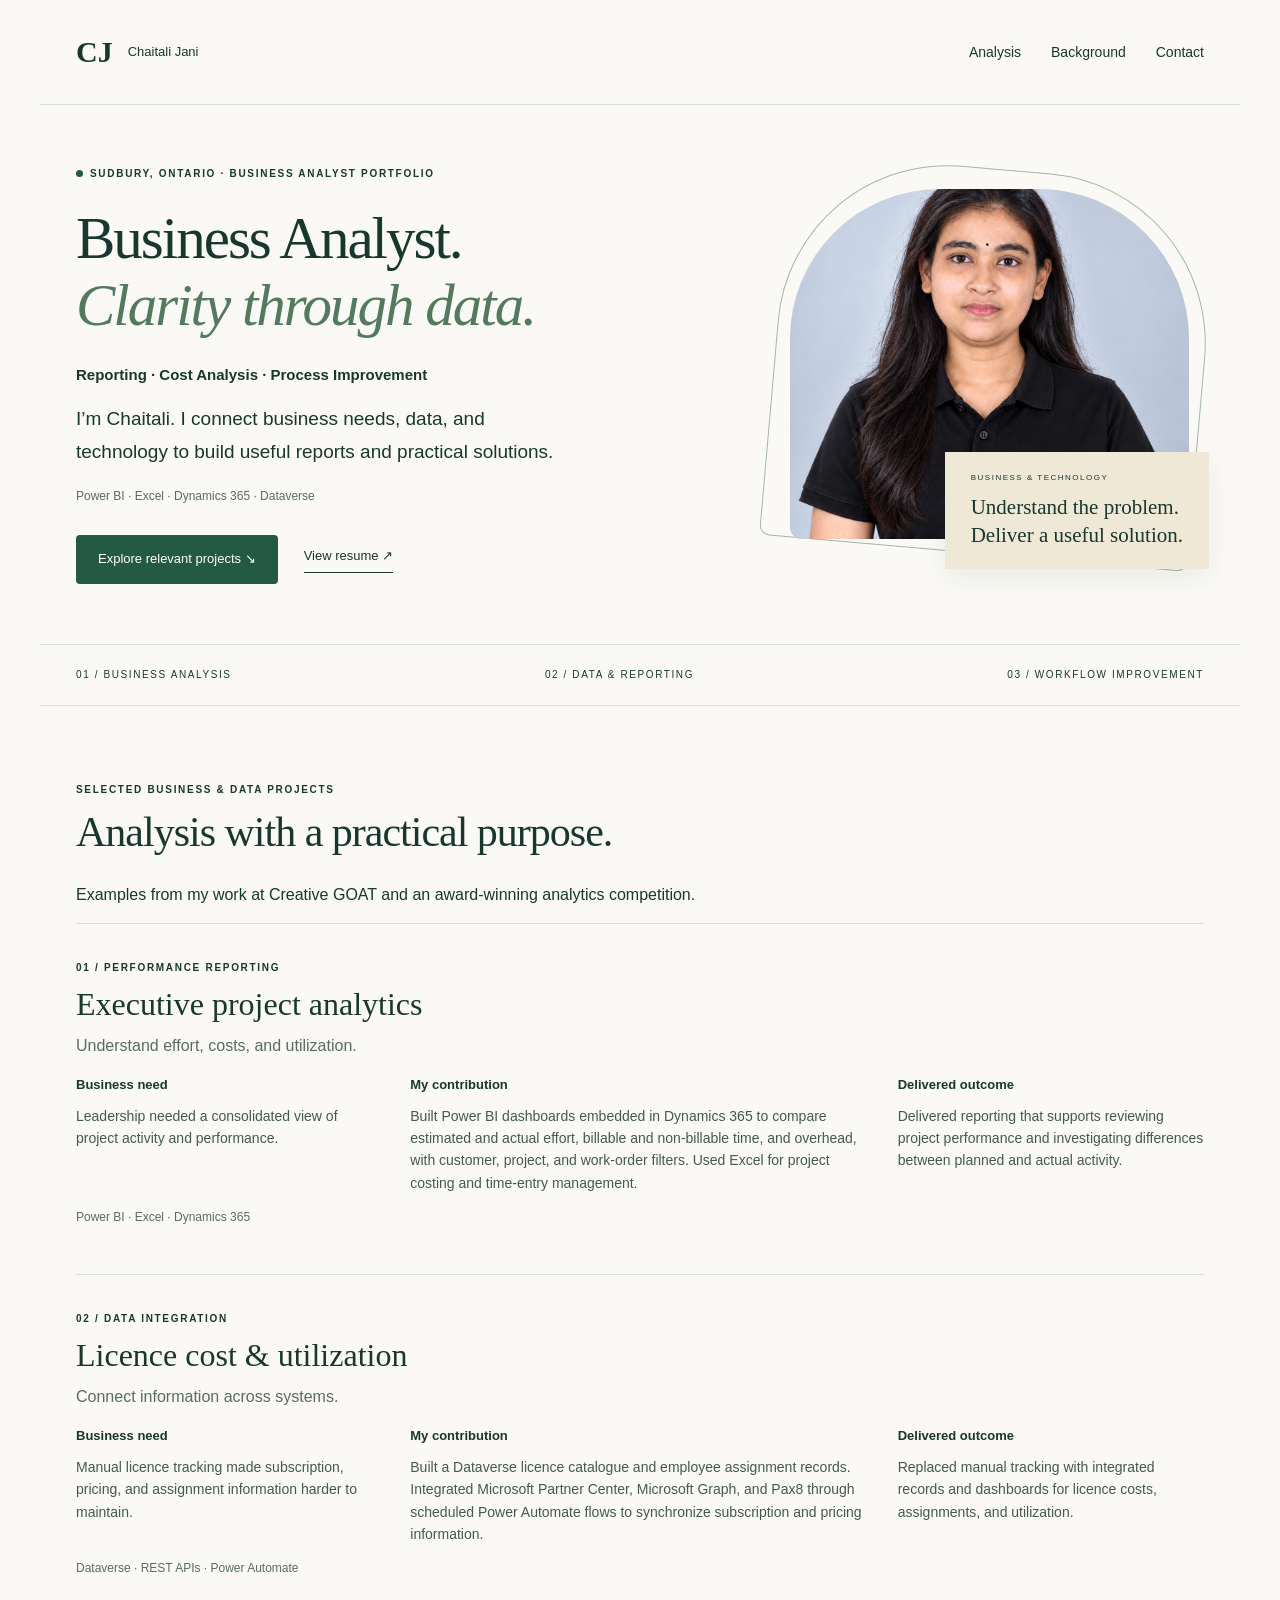
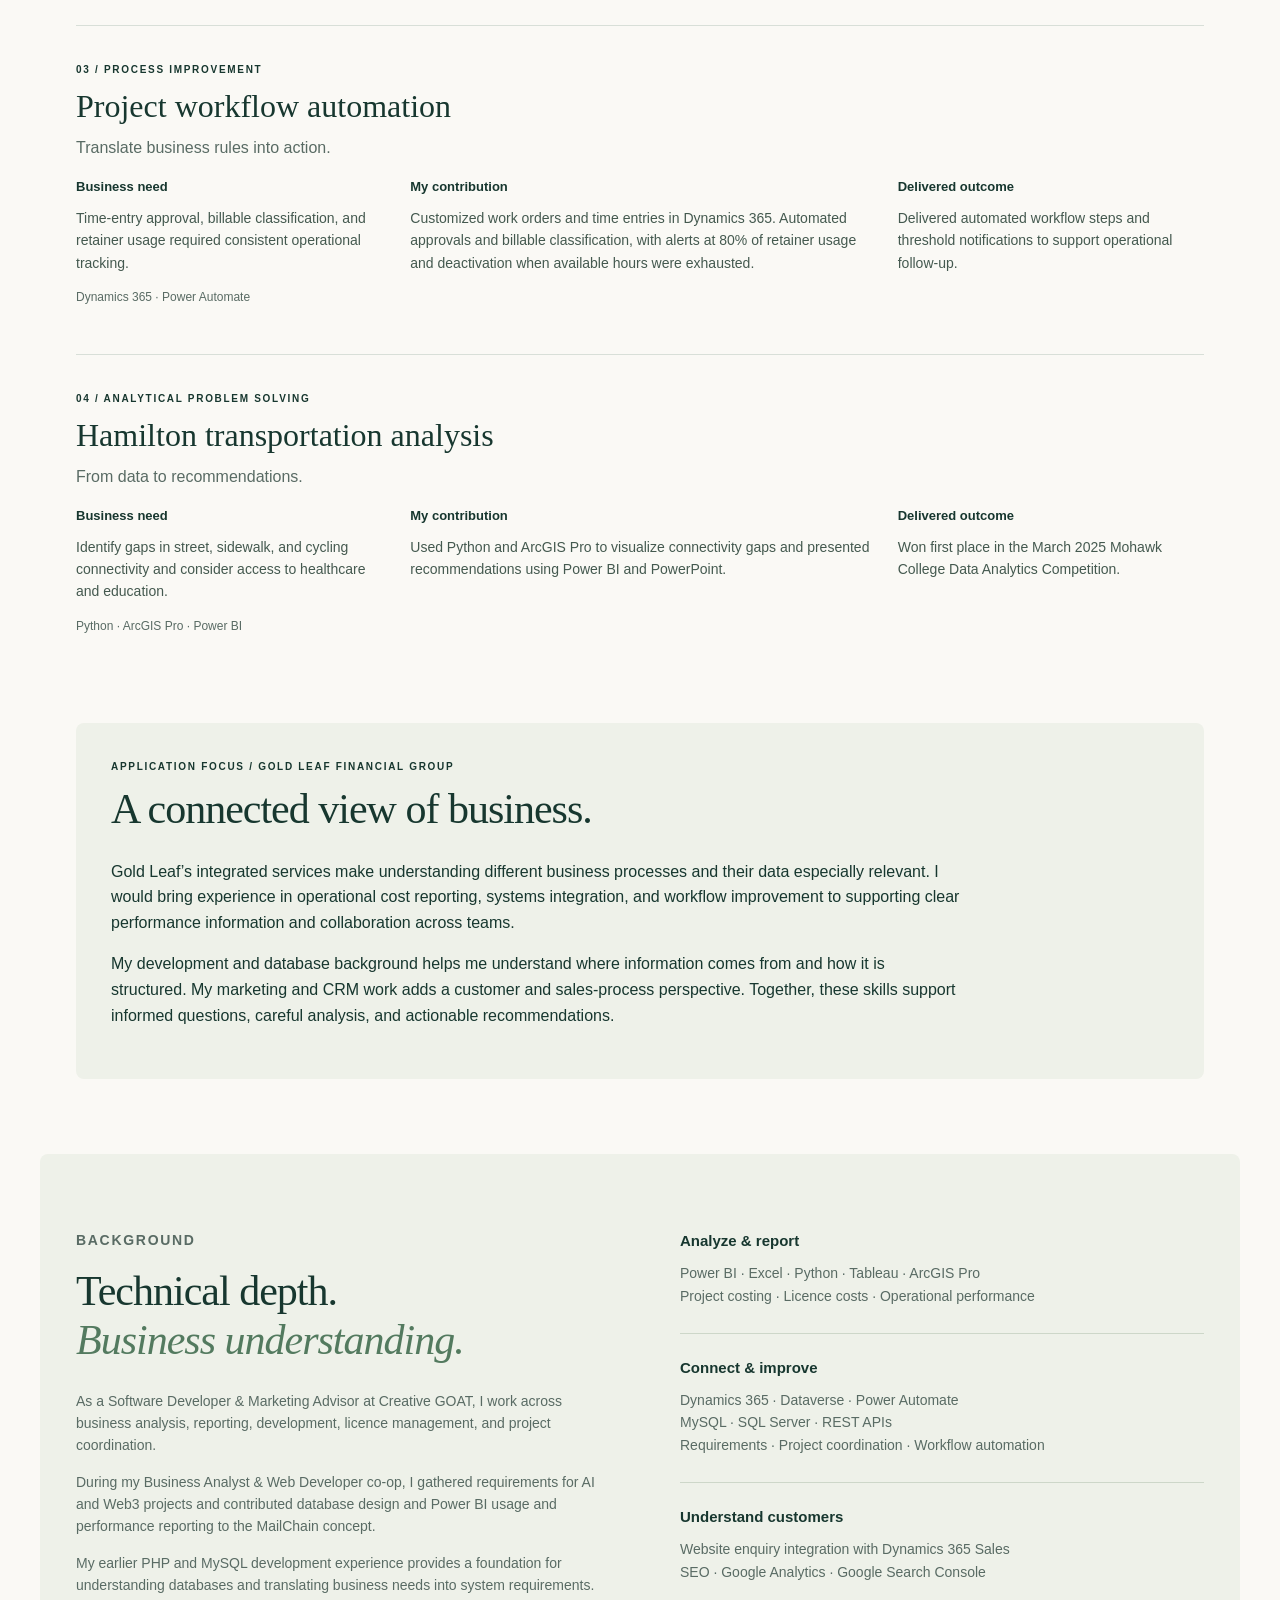
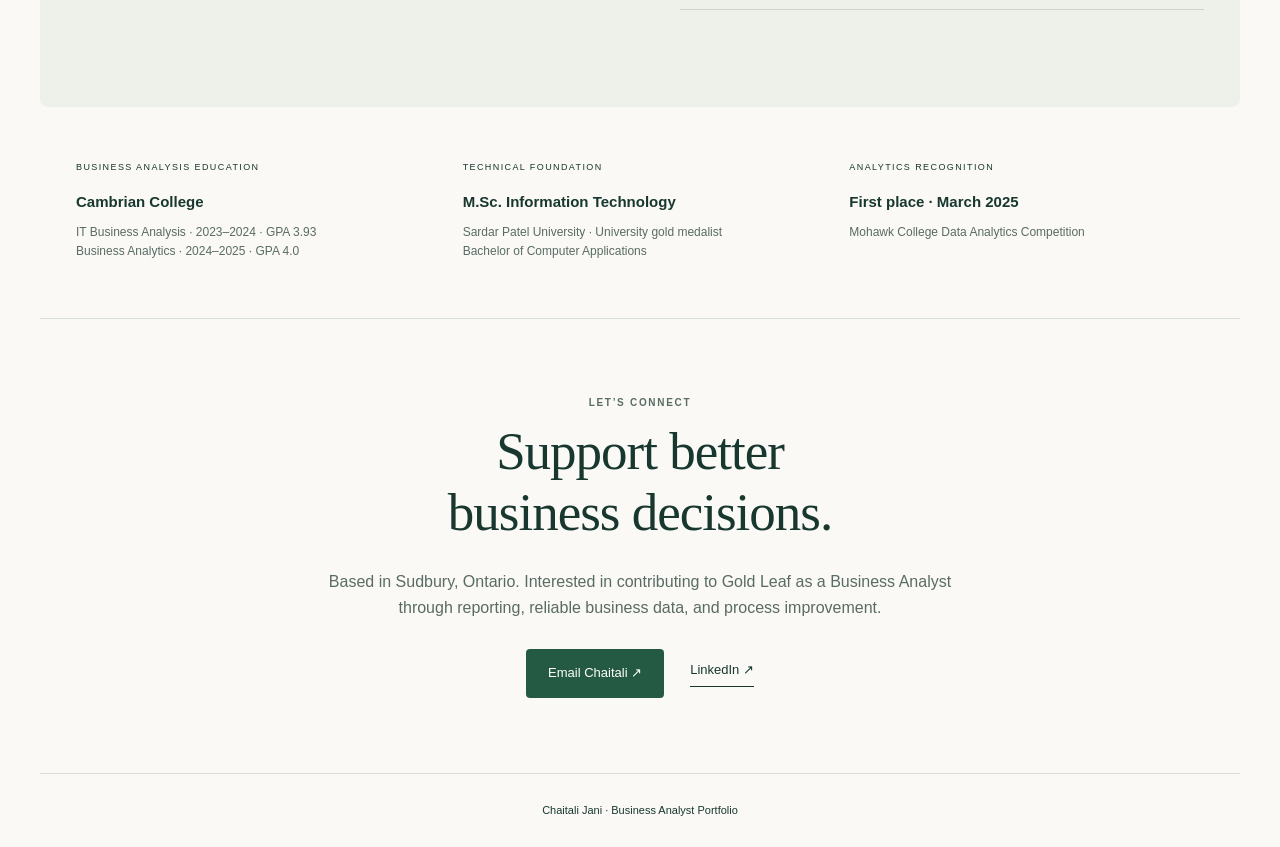
<file: gold-leaf-business-analyst.html>
<!doctype html><html lang="en"><head><meta charset="utf-8"><meta name="viewport" content="width=device-width,initial-scale=1"><meta name="robots" content="noindex"><title>Chaitali Jani | Business Analyst Portfolio for Gold Leaf</title><meta name="description" content="Sudbury-based business analyst portfolio: Power BI reporting, cost analysis, data integration and process improvement."><style>:root{--ink:#17372f;--muted:#596b64;--paper:#faf9f5;--line:#d8dfd8;--green:#245a43}*{box-sizing:border-box}html{scroll-behavior:smooth;scroll-padding-top:30px}body{margin:0;background:var(--paper);color:var(--ink);font-family:Arial,Helvetica,sans-serif;line-height:1.6}a{color:inherit;text-decoration:none}a:hover{text-decoration:underline}a:focus-visible,button:focus-visible{outline:3px solid #aa530d;outline-offset:5px}.skip{position:absolute;left:10px;top:-100px;background:white;padding:10px;z-index:20}.skip:focus{top:10px}header,main,footer{max-width:1200px;margin:auto}header{padding:28px 36px;display:flex;justify-content:space-between;align-items:center;border-bottom:1px solid var(--line)}.brand{font-family:Georgia,serif;font-size:30px;font-weight:bold;display:flex;gap:15px;align-items:center}.brand span{font-family:Arial,sans-serif;font-size:13px;font-weight:normal}nav{display:flex;gap:30px;font-size:14px}.hero{display:grid;grid-template-columns:1.5fr 1fr;gap:55px;padding:90px 36px 80px;align-items:center}.eyebrow{font-size:10px;letter-spacing:1.7px;font-weight:bold;line-height:1.7}.dot{display:inline-block;background:var(--green);width:7px;height:7px;border-radius:50%;margin-right:7px}h1,h2,h3,h4,p{margin-top:0}h1{font-family:Georgia,serif;font-weight:normal;font-size:clamp(40px,4.7vw,59px);line-height:1.13;letter-spacing:-2px;margin:23px 0}em{font-weight:normal;color:#537a5f}h2{font-family:Georgia,serif;font-weight:normal;font-size:42px;line-height:1.16;letter-spacing:-1px;margin-bottom:25px}.intro{font-size:19px;max-width:500px;line-height:1.7}.muted{font-size:12px;color:var(--muted)}.actions{display:flex;gap:26px;align-items:center;flex-wrap:wrap;margin-top:29px}.button{background:var(--green);color:#fff;padding:14px 22px;border-radius:4px;font-size:13px;display:inline-flex;gap:24px}.button:hover{background:#163b2c;text-decoration:none}.text-link{font-size:13px;border-bottom:1px solid var(--ink);padding-bottom:5px;display:inline-block}.portrait-wrap{position:relative;padding:20px 15px 40px}.portrait-wrap img{position:relative;display:block;width:100%;height:350px;object-fit:cover;object-position:50% 22%;border-radius:150px 150px 12px 12px;background:#dfe8df}.orbit{position:absolute;inset:0 0 25px 0;border:1px solid #a3b7a4;border-radius:170px 170px 10px 10px;transform:rotate(5deg)}.portrait-note{position:absolute;bottom:10px;right:-5px;background:#f0e8d6;padding:20px 26px;box-shadow:0 9px 25px #1d392812}.portrait-note span{font-size:8px;letter-spacing:1.5px;display:block;margin-bottom:9px}.portrait-note strong{font-family:Georgia,serif;font-weight:normal;font-size:21px;line-height:1.25}.expertise{display:flex;justify-content:space-between;border-block:1px solid var(--line);padding:22px 36px;font-size:10px;letter-spacing:1.6px}.section{padding:75px 36px}.section-heading{display:flex;align-items:end;justify-content:space-between;margin-bottom:38px;gap:20px}.section-heading h2{margin-bottom:0}.section-heading>p{font-size:13px;color:var(--muted)}.project{display:grid;grid-template-columns:1fr 1fr;gap:56px;align-items:center;padding:26px 0 52px;margin-bottom:30px;border-bottom:1px solid var(--line)}.project:last-child{margin-bottom:0;padding-bottom:0;border-bottom:0}.project.reverse .project-visual{order:2}.project-visual{padding:28px 30px;min-height:370px;border-radius:8px;display:flex;flex-direction:column;justify-content:space-between;overflow:hidden}.mint{background:#e4eee4}.peach{background:#f0e5d9}.lavender{background:#e7e7ef}.visual-label{font-size:9px;letter-spacing:1.4px}.caption{font-size:9px;color:#4a5d52;margin-top:16px;text-align:center}.browser-art{background:var(--paper);border:1px solid #cad7ca;border-radius:7px;margin:23px 8px 0;box-shadow:0 10px 25px #224b3012}.browser-bar{display:flex;gap:4px;align-items:center;padding:10px;border-bottom:1px solid var(--line);font-size:9px}.browser-bar i{width:5px;height:5px;border-radius:50%;background:#a7b9a9}.browser-bar span{margin-left:auto}.mock-content{padding:23px}.mock-content small{font-size:8px;letter-spacing:1.5px}.mock-content strong{display:block;font-family:Georgia,serif;font-size:25px;line-height:1.2;margin:8px 0 16px}.fake-input{padding:8px;border:1px solid var(--line);font-size:9px;color:var(--muted)}.fake-button{font-size:9px;background:var(--green);color:white;padding:8px;width:130px;margin-top:8px}.flow-note{font-size:10px;display:flex;justify-content:space-around;gap:6px;margin-top:18px}.project-copy h3{font-family:Georgia,serif;font-size:32px;line-height:1.2;font-weight:normal;margin-bottom:18px}.project-copy p,.project-copy li{font-size:14px;color:#44594f}.project-copy ul{padding-left:17px;margin:18px 0}.project-copy li{padding-left:3px;margin-bottom:8px}.tags{display:flex;gap:6px;flex-wrap:wrap;margin:22px 0}.tags span{font-size:10px;padding:4px 10px;border:1px solid #cbd6ce;border-radius:20px}.commerce-art{text-align:center;margin:25px 0}.bag{display:inline-flex;background:#f8f4ed;width:80px;height:85px;align-items:center;justify-content:center;border:1px solid #b5a58f;border-radius:10px;font-family:Georgia,serif;font-size:30px;transform:rotate(-6deg);box-shadow:7px 9px 0 #d9c8b3}.commerce-art h4{font-family:Georgia,serif;font-size:26px;font-weight:normal;margin:22px 0}.feature-grid{display:grid;grid-template-columns:1fr 1fr;gap:8px}.feature-grid span{padding:8px;font-size:10px;background:#fff8;border-radius:4px}.systems{text-align:center;margin:25px 0}.source-row{display:flex;gap:6px;justify-content:center}.source-row span,.dashboard{background:#fff9;padding:10px;font-size:9px;border-radius:4px}.connector{font-size:25px;color:#73738b;margin:8px}.systems strong{display:inline-block;background:#4f566c;color:white;padding:17px 55px;border-radius:6px;font-weight:normal}.dashboard{display:inline-block;font-size:11px}.about{display:grid;grid-template-columns:1fr 1fr;gap:80px;background:#eef1e9;border-radius:8px}.about p{font-size:14px;color:var(--muted)}.skill-stack>div{border-bottom:1px solid #cdd7c9;margin-bottom:22px;padding:0 0 12px}.skill-stack h3{font-size:15px;margin-bottom:9px}.credentials{padding:45px 36px;display:grid;grid-template-columns:1fr 1fr 1fr;gap:32px;border-bottom:1px solid var(--line)}.credentials span{font-size:9px;letter-spacing:1.4px}.credentials h3{font-size:15px;margin:12px 0 9px}.credentials p{font-size:12px;color:var(--muted)}.contact{text-align:center;max-width:720px;margin:auto}.contact h2{font-size:53px}.contact>p{color:var(--muted)}.contact .actions{justify-content:center}button{font:inherit;background:transparent;color:var(--ink);border:1px solid #b9cbbd;border-radius:4px;padding:12px 20px;cursor:pointer;font-size:13px}#copy-status{min-height:24px;font-size:12px;margin:15px 0 0}footer{border-top:1px solid var(--line);display:flex;justify-content:space-between;align-items:center;padding:28px 36px}footer>span,footer>a:last-child{font-size:11px}@media(max-width:760px){header{padding:20px}.brand span{font-size:11px}nav{gap:15px;font-size:12px}.hero{grid-template-columns:1fr;padding:45px 22px;gap:30px}h1{font-size:45px}.portrait-wrap{max-width:350px;width:100%;margin:auto}.expertise{gap:14px;padding:18px 22px;flex-wrap:wrap;font-size:9px}.section{padding:45px 22px}.section-heading{display:block}.section-heading>p{margin-top:18px}h2{font-size:35px}.project{grid-template-columns:1fr;gap:28px;margin-bottom:25px;padding-bottom:35px}.project.reverse .project-visual{order:0}.project-visual{min-height:340px;padding:23px}.about{grid-template-columns:1fr;gap:35px;border-radius:0}.credentials{grid-template-columns:1fr;padding:35px 22px;gap:20px}.contact h2{font-size:43px}footer{padding:25px 22px;flex-wrap:wrap;gap:20px}footer>span{order:3;width:100%}}@media(prefers-reduced-motion:reduce){html{scroll-behavior:auto}}

.role-title{font-size:15px;font-weight:bold;line-height:1.8;max-width:530px}.flowcore{background:#dfe9ed}.more-work{margin-top:65px}.detail-grid{display:grid;grid-template-columns:1fr 1fr;gap:22px}.detail-grid article{padding:26px;border:1px solid var(--line);border-radius:8px;background:#fff8}.detail-grid article>span,.timeline article>span{font-size:9px;letter-spacing:1.1px;color:var(--muted)}.detail-grid h3{font-family:Georgia,serif;font-size:23px;font-weight:normal;line-height:1.25;margin:12px 0}.detail-grid p,.timeline p{font-size:14px;color:var(--muted)}.timeline{display:grid;grid-template-columns:1fr 1fr;gap:30px}.timeline article{border-left:2px solid #b5cbb8;padding-left:24px}.timeline h3{font-size:19px;margin:12px 0 5px;line-height:1.4}.timeline strong{font-size:13px}.timeline p{margin-top:12px}@media(max-width:760px){.detail-grid,.timeline{grid-template-columns:1fr}.role-title{font-size:14px}.more-work{margin-top:40px}}

#resume-dialog{width:min(850px,92vw);max-height:90vh;padding:0;border:0;border-radius:12px;background:#e9eee8;color:#17372f}#resume-dialog::backdrop{background:#102b23bb}#resume-dialog img{display:block;width:100%;height:auto;margin-bottom:16px}.resume-toolbar{position:sticky;top:0;background:#e9eee8;display:flex;align-items:center;gap:20px;padding:16px;flex-wrap:wrap}.resume-toolbar button{margin-left:auto;cursor:pointer;padding:8px 16px}.resume-toolbar a{color:inherit}


.case{border-top:1px solid var(--line);padding:35px 0}.case h3{font:32px Georgia,serif;margin-bottom:10px}.case-sub{color:var(--muted)}.case-grid{display:grid;grid-template-columns:1fr 1.5fr 1fr;gap:28px}.case-grid h4{font-size:13px;margin-bottom:9px}.case-grid p{font-size:14px;color:#44594f}.fit{background:#eef1e9;padding:35px;border-radius:8px;margin-top:40px}.fit p{max-width:850px}.hero{padding-top:60px;padding-bottom:60px}footer{justify-content:center}@media(max-width:760px){.case-grid{grid-template-columns:1fr;gap:10px}.fit{padding:24px}.hero h1{font-size:42px}}
</style></head><body><a class="skip" href="#main">Skip to content</a><header><a class="brand" href="#">CJ<span>Chaitali Jani</span></a><nav aria-label="Main navigation"><a href="#work">Analysis</a><a href="#about">Background</a><a href="#contact">Contact</a></nav></header><main id="main"><section class="hero" aria-labelledby="intro"><div><p class="eyebrow"><span class="dot"></span>SUDBURY, ONTARIO · BUSINESS ANALYST PORTFOLIO</p><h1 id="intro">Business Analyst.<br><em>Clarity through data.</em></h1><p class="role-title">Reporting · Cost Analysis · Process Improvement</p><p class="intro">I’m Chaitali. I connect business needs, data, and technology to build useful reports and practical solutions.</p><p class="muted">Power BI · Excel · Dynamics 365 · Dataverse</p><div class="actions"><a class="button" href="#work">Explore relevant projects ↘</a><a class="text-link" href="https://chaitaliben.github.io/resume.pdf">View resume ↗</a></div></div><div class="portrait-wrap"><span class="orbit" aria-hidden="true"></span><img src="portrait.png" alt="Chaitali Jani" width="360" height="430"><div class="portrait-note"><span>BUSINESS & TECHNOLOGY</span><strong>Understand the problem.<br>Deliver a useful solution.</strong></div></div></section><div class="expertise"><span>01 / BUSINESS ANALYSIS</span><span>02 / DATA & REPORTING</span><span>03 / WORKFLOW IMPROVEMENT</span></div><section id="work" class="section"><p class="eyebrow">SELECTED BUSINESS & DATA PROJECTS</p><h2>Analysis with a practical purpose.</h2><p>Examples from my work at Creative GOAT and an award-winning analytics competition.</p><article class="case"><p class="eyebrow">01 / PERFORMANCE REPORTING</p><h3>Executive project analytics</h3><p class="case-sub">Understand effort, costs, and utilization.</p><div class="case-grid"><div><h4>Business need</h4><p>Leadership needed a consolidated view of project activity and performance.</p></div><div><h4>My contribution</h4><p>Built Power BI dashboards embedded in Dynamics 365 to compare estimated and actual effort, billable and non-billable time, and overhead, with customer, project, and work-order filters. Used Excel for project costing and time-entry management.</p></div><div><h4>Delivered outcome</h4><p>Delivered reporting that supports reviewing project performance and investigating differences between planned and actual activity.</p></div></div><p class="muted">Power BI · Excel · Dynamics 365</p></article><article class="case"><p class="eyebrow">02 / DATA INTEGRATION</p><h3>Licence cost & utilization</h3><p class="case-sub">Connect information across systems.</p><div class="case-grid"><div><h4>Business need</h4><p>Manual licence tracking made subscription, pricing, and assignment information harder to maintain.</p></div><div><h4>My contribution</h4><p>Built a Dataverse licence catalogue and employee assignment records. Integrated Microsoft Partner Center, Microsoft Graph, and Pax8 through scheduled Power Automate flows to synchronize subscription and pricing information.</p></div><div><h4>Delivered outcome</h4><p>Replaced manual tracking with integrated records and dashboards for licence costs, assignments, and utilization.</p></div></div><p class="muted">Dataverse · REST APIs · Power Automate</p></article><article class="case"><p class="eyebrow">03 / PROCESS IMPROVEMENT</p><h3>Project workflow automation</h3><p class="case-sub">Translate business rules into action.</p><div class="case-grid"><div><h4>Business need</h4><p>Time-entry approval, billable classification, and retainer usage required consistent operational tracking.</p></div><div><h4>My contribution</h4><p>Customized work orders and time entries in Dynamics 365. Automated approvals and billable classification, with alerts at 80% of retainer usage and deactivation when available hours were exhausted.</p></div><div><h4>Delivered outcome</h4><p>Delivered automated workflow steps and threshold notifications to support operational follow-up.</p></div></div><p class="muted">Dynamics 365 · Power Automate</p></article><article class="case"><p class="eyebrow">04 / ANALYTICAL PROBLEM SOLVING</p><h3>Hamilton transportation analysis</h3><p class="case-sub">From data to recommendations.</p><div class="case-grid"><div><h4>Business need</h4><p>Identify gaps in street, sidewalk, and cycling connectivity and consider access to healthcare and education.</p></div><div><h4>My contribution</h4><p>Used Python and ArcGIS Pro to visualize connectivity gaps and presented recommendations using Power BI and PowerPoint.</p></div><div><h4>Delivered outcome</h4><p>Won first place in the March 2025 Mohawk College Data Analytics Competition.</p></div></div><p class="muted">Python · ArcGIS Pro · Power BI</p></article><div class="fit"><p class="eyebrow">APPLICATION FOCUS / GOLD LEAF FINANCIAL GROUP</p><h2>A connected view of business.</h2><p>Gold Leaf’s integrated services make understanding different business processes and their data especially relevant. I would bring experience in operational cost reporting, systems integration, and workflow improvement to supporting clear performance information and collaboration across teams.</p><p>My development and database background helps me understand where information comes from and how it is structured. My marketing and CRM work adds a customer and sales-process perspective. Together, these skills support informed questions, careful analysis, and actionable recommendations.</p></div></section><section id="about" class="section about"><div><p class="eyebrow">BACKGROUND</p><h2>Technical depth.<br><em>Business understanding.</em></h2><p>As a Software Developer & Marketing Advisor at Creative GOAT, I work across business analysis, reporting, development, licence management, and project coordination.</p><p>During my Business Analyst & Web Developer co-op, I gathered requirements for AI and Web3 projects and contributed database design and Power BI usage and performance reporting to the MailChain concept.</p><p>My earlier PHP and MySQL development experience provides a foundation for understanding databases and translating business needs into system requirements.</p></div><div class="skill-stack"><div><h3>Analyze & report</h3><p>Power BI · Excel · Python · Tableau · ArcGIS Pro<br>Project costing · Licence costs · Operational performance</p></div><div><h3>Connect & improve</h3><p>Dynamics 365 · Dataverse · Power Automate<br>MySQL · SQL Server · REST APIs<br>Requirements · Project coordination · Workflow automation</p></div><div><h3>Understand customers</h3><p>Website enquiry integration with Dynamics 365 Sales<br>SEO · Google Analytics · Google Search Console</p></div></div></section><section class="credentials"><div><span>BUSINESS ANALYSIS EDUCATION</span><h3>Cambrian College</h3><p>IT Business Analysis · 2023–2024 · GPA 3.93<br>Business Analytics · 2024–2025 · GPA 4.0</p></div><div><span>TECHNICAL FOUNDATION</span><h3>M.Sc. Information Technology</h3><p>Sardar Patel University · University gold medalist<br>Bachelor of Computer Applications</p></div><div><span>ANALYTICS RECOGNITION</span><h3>First place · March 2025</h3><p>Mohawk College Data Analytics Competition</p></div></section><section id="contact" class="contact section"><p class="eyebrow">LET’S CONNECT</p><h2>Support better<br>business decisions.</h2><p>Based in Sudbury, Ontario. Interested in contributing to Gold Leaf as a Business Analyst through reporting, reliable business data, and process improvement.</p><div class="actions"><a class="button" href="mailto:chaitalijani33@gmail.com">Email Chaitali ↗</a><a class="text-link" href="https://www.linkedin.com/in/janichaitali/">LinkedIn ↗</a></div></section></main><footer><span>Chaitali Jani · Business Analyst Portfolio</span></footer></body></html>
</file>
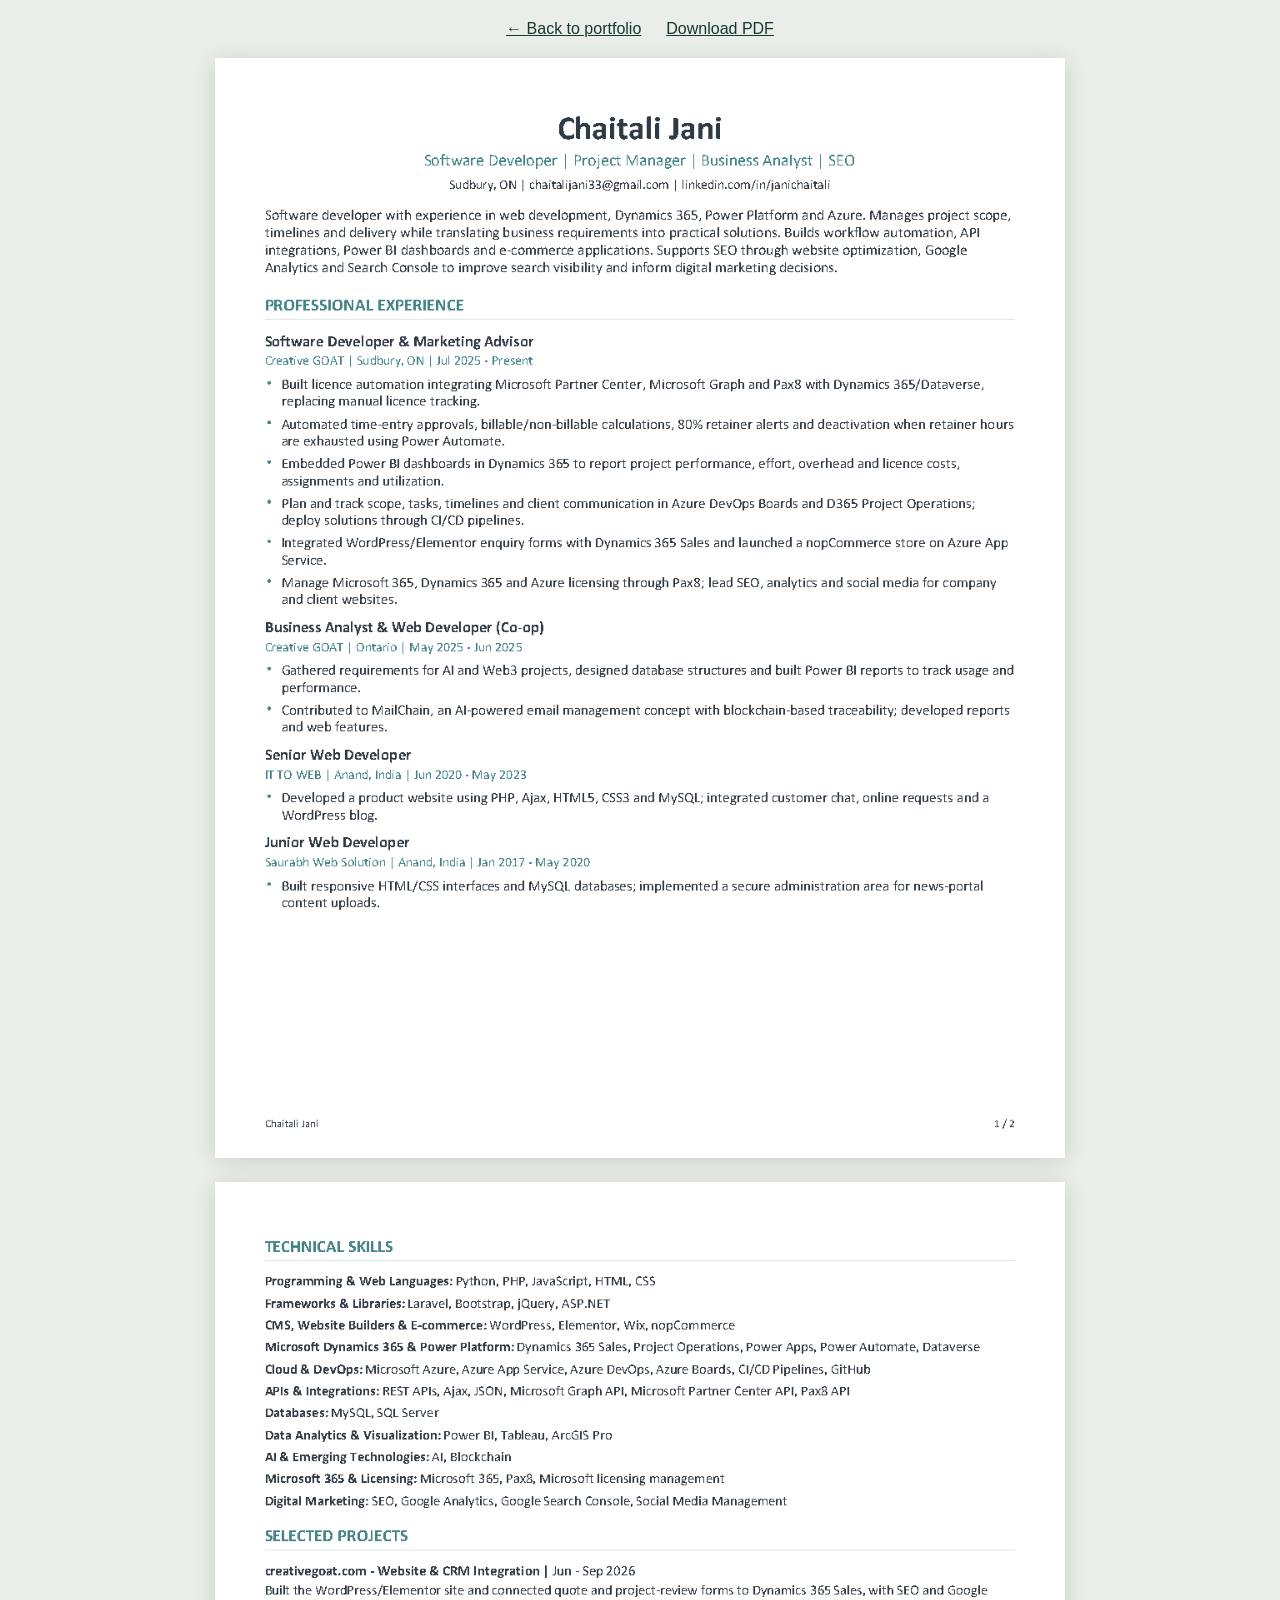
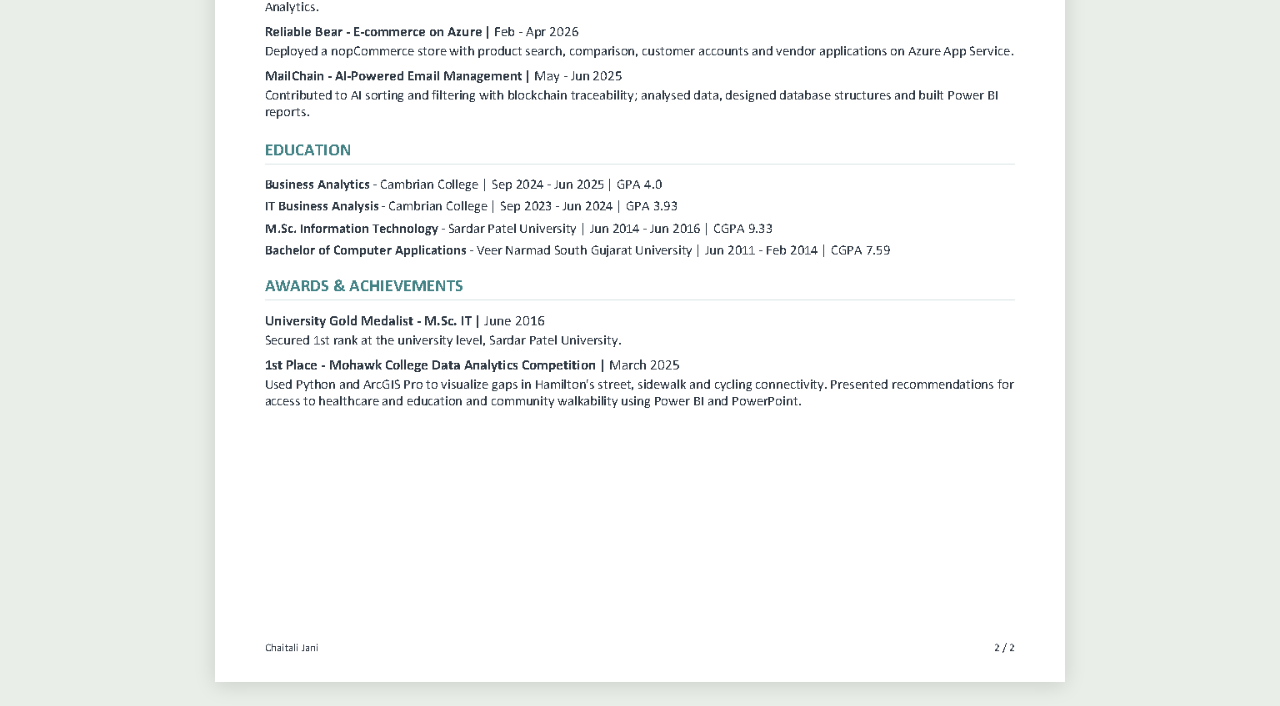
<file: resume.html>
<!doctype html><html lang="en"><head><meta charset="utf-8"><meta name="viewport" content="width=device-width,initial-scale=1"><title>Chaitali Jani - Resume</title><style>body{margin:0;background:#e9eee8;font:16px Arial;color:#17372f}nav{padding:20px;display:flex;gap:25px;justify-content:center}a{color:inherit}main{max-width:850px;margin:auto}img{display:block;width:100%;height:auto;margin:0 auto 24px;box-shadow:0 3px 20px #0002}</style></head><body><nav><a href="index.html">← Back to portfolio</a><a href="resume.pdf" download="Chaitali_Jani_Resume.pdf">Download PDF</a></nav><main><img src="resume-page-1.png" alt="Chaitali Jani resume, page 1: profile and professional experience"><img src="resume-page-2.png" alt="Chaitali Jani resume, page 2: skills, projects, education and awards"></main></body></html>
</file>
<file: styles.css>
:root{--ink:#17372f;--muted:#596b64;--paper:#faf9f5;--line:#d8dfd8;--green:#245a43}*{box-sizing:border-box}html{scroll-behavior:smooth;scroll-padding-top:30px}body{margin:0;background:var(--paper);color:var(--ink);font-family:Arial,Helvetica,sans-serif;line-height:1.6}a{color:inherit;text-decoration:none}a:hover{text-decoration:underline}a:focus-visible,button:focus-visible{outline:3px solid #aa530d;outline-offset:5px}.skip{position:absolute;left:10px;top:-100px;background:white;padding:10px;z-index:20}.skip:focus{top:10px}header,main,footer{max-width:1200px;margin:auto}header{padding:28px 36px;display:flex;justify-content:space-between;align-items:center;border-bottom:1px solid var(--line)}.brand{font-family:Georgia,serif;font-size:30px;font-weight:bold;display:flex;gap:15px;align-items:center}.brand span{font-family:Arial,sans-serif;font-size:13px;font-weight:normal}nav{display:flex;gap:30px;font-size:14px}.hero{display:grid;grid-template-columns:1.5fr 1fr;gap:55px;padding:90px 36px 80px;align-items:center}.eyebrow{font-size:10px;letter-spacing:1.7px;font-weight:bold;line-height:1.7}.dot{display:inline-block;background:var(--green);width:7px;height:7px;border-radius:50%;margin-right:7px}h1,h2,h3,h4,p{margin-top:0}h1{font-family:Georgia,serif;font-weight:normal;font-size:clamp(40px,4.7vw,59px);line-height:1.13;letter-spacing:-2px;margin:23px 0}em{font-weight:normal;color:#537a5f}h2{font-family:Georgia,serif;font-weight:normal;font-size:42px;line-height:1.16;letter-spacing:-1px;margin-bottom:25px}.intro{font-size:19px;max-width:500px;line-height:1.7}.muted{font-size:12px;color:var(--muted)}.actions{display:flex;gap:26px;align-items:center;flex-wrap:wrap;margin-top:29px}.button{background:var(--green);color:#fff;padding:14px 22px;border-radius:4px;font-size:13px;display:inline-flex;gap:24px}.button:hover{background:#163b2c;text-decoration:none}.text-link{font-size:13px;border-bottom:1px solid var(--ink);padding-bottom:5px;display:inline-block}.portrait-wrap{position:relative;padding:20px 15px 40px}.portrait-wrap img{position:relative;display:block;width:100%;height:350px;object-fit:cover;object-position:50% 22%;border-radius:150px 150px 12px 12px;background:#dfe8df}.orbit{position:absolute;inset:0 0 25px 0;border:1px solid #a3b7a4;border-radius:170px 170px 10px 10px;transform:rotate(5deg)}.portrait-note{position:absolute;bottom:10px;right:-5px;background:#f0e8d6;padding:20px 26px;box-shadow:0 9px 25px #1d392812}.portrait-note span{font-size:8px;letter-spacing:1.5px;display:block;margin-bottom:9px}.portrait-note strong{font-family:Georgia,serif;font-weight:normal;font-size:21px;line-height:1.25}.expertise{display:flex;justify-content:space-between;border-block:1px solid var(--line);padding:22px 36px;font-size:10px;letter-spacing:1.6px}.section{padding:75px 36px}.section-heading{display:flex;align-items:end;justify-content:space-between;margin-bottom:38px;gap:20px}.section-heading h2{margin-bottom:0}.section-heading>p{font-size:13px;color:var(--muted)}.project{display:grid;grid-template-columns:1fr 1fr;gap:56px;align-items:center;padding:26px 0 52px;margin-bottom:30px;border-bottom:1px solid var(--line)}.project:last-child{margin-bottom:0;padding-bottom:0;border-bottom:0}.project.reverse .project-visual{order:2}.project-visual{padding:28px 30px;min-height:370px;border-radius:8px;display:flex;flex-direction:column;justify-content:space-between;overflow:hidden}.mint{background:#e4eee4}.peach{background:#f0e5d9}.lavender{background:#e7e7ef}.visual-label{font-size:9px;letter-spacing:1.4px}.caption{font-size:9px;color:#4a5d52;margin-top:16px;text-align:center}.browser-art{background:var(--paper);border:1px solid #cad7ca;border-radius:7px;margin:23px 8px 0;box-shadow:0 10px 25px #224b3012}.browser-bar{display:flex;gap:4px;align-items:center;padding:10px;border-bottom:1px solid var(--line);font-size:9px}.browser-bar i{width:5px;height:5px;border-radius:50%;background:#a7b9a9}.browser-bar span{margin-left:auto}.mock-content{padding:23px}.mock-content small{font-size:8px;letter-spacing:1.5px}.mock-content strong{display:block;font-family:Georgia,serif;font-size:25px;line-height:1.2;margin:8px 0 16px}.fake-input{padding:8px;border:1px solid var(--line);font-size:9px;color:var(--muted)}.fake-button{font-size:9px;background:var(--green);color:white;padding:8px;width:130px;margin-top:8px}.flow-note{font-size:10px;display:flex;justify-content:space-around;gap:6px;margin-top:18px}.project-copy h3{font-family:Georgia,serif;font-size:32px;line-height:1.2;font-weight:normal;margin-bottom:18px}.project-copy p,.project-copy li{font-size:14px;color:#44594f}.project-copy ul{padding-left:17px;margin:18px 0}.project-copy li{padding-left:3px;margin-bottom:8px}.tags{display:flex;gap:6px;flex-wrap:wrap;margin:22px 0}.tags span{font-size:10px;padding:4px 10px;border:1px solid #cbd6ce;border-radius:20px}.commerce-art{text-align:center;margin:25px 0}.bag{display:inline-flex;background:#f8f4ed;width:80px;height:85px;align-items:center;justify-content:center;border:1px solid #b5a58f;border-radius:10px;font-family:Georgia,serif;font-size:30px;transform:rotate(-6deg);box-shadow:7px 9px 0 #d9c8b3}.commerce-art h4{font-family:Georgia,serif;font-size:26px;font-weight:normal;margin:22px 0}.feature-grid{display:grid;grid-template-columns:1fr 1fr;gap:8px}.feature-grid span{padding:8px;font-size:10px;background:#fff8;border-radius:4px}.systems{text-align:center;margin:25px 0}.source-row{display:flex;gap:6px;justify-content:center}.source-row span,.dashboard{background:#fff9;padding:10px;font-size:9px;border-radius:4px}.connector{font-size:25px;color:#73738b;margin:8px}.systems strong{display:inline-block;background:#4f566c;color:white;padding:17px 55px;border-radius:6px;font-weight:normal}.dashboard{display:inline-block;font-size:11px}.about{display:grid;grid-template-columns:1fr 1fr;gap:80px;background:#eef1e9;border-radius:8px}.about p{font-size:14px;color:var(--muted)}.skill-stack>div{border-bottom:1px solid #cdd7c9;margin-bottom:22px;padding:0 0 12px}.skill-stack h3{font-size:15px;margin-bottom:9px}.credentials{padding:45px 36px;display:grid;grid-template-columns:1fr 1fr 1fr;gap:32px;border-bottom:1px solid var(--line)}.credentials span{font-size:9px;letter-spacing:1.4px}.credentials h3{font-size:15px;margin:12px 0 9px}.credentials p{font-size:12px;color:var(--muted)}.contact{text-align:center;max-width:720px;margin:auto}.contact h2{font-size:53px}.contact>p{color:var(--muted)}.contact .actions{justify-content:center}button{font:inherit;background:transparent;color:var(--ink);border:1px solid #b9cbbd;border-radius:4px;padding:12px 20px;cursor:pointer;font-size:13px}#copy-status{min-height:24px;font-size:12px;margin:15px 0 0}footer{border-top:1px solid var(--line);display:flex;justify-content:space-between;align-items:center;padding:28px 36px}footer>span,footer>a:last-child{font-size:11px}@media(max-width:760px){header{padding:20px}.brand span{font-size:11px}nav{gap:15px;font-size:12px}.hero{grid-template-columns:1fr;padding:45px 22px;gap:30px}h1{font-size:45px}.portrait-wrap{max-width:350px;width:100%;margin:auto}.expertise{gap:14px;padding:18px 22px;flex-wrap:wrap;font-size:9px}.section{padding:45px 22px}.section-heading{display:block}.section-heading>p{margin-top:18px}h2{font-size:35px}.project{grid-template-columns:1fr;gap:28px;margin-bottom:25px;padding-bottom:35px}.project.reverse .project-visual{order:0}.project-visual{min-height:340px;padding:23px}.about{grid-template-columns:1fr;gap:35px;border-radius:0}.credentials{grid-template-columns:1fr;padding:35px 22px;gap:20px}.contact h2{font-size:43px}footer{padding:25px 22px;flex-wrap:wrap;gap:20px}footer>span{order:3;width:100%}}@media(prefers-reduced-motion:reduce){html{scroll-behavior:auto}}

.role-title{font-size:15px;font-weight:bold;line-height:1.8;max-width:530px}.flowcore{background:#dfe9ed}.more-work{margin-top:65px}.detail-grid{display:grid;grid-template-columns:1fr 1fr;gap:22px}.detail-grid article{padding:26px;border:1px solid var(--line);border-radius:8px;background:#fff8}.detail-grid article>span,.timeline article>span{font-size:9px;letter-spacing:1.1px;color:var(--muted)}.detail-grid h3{font-family:Georgia,serif;font-size:23px;font-weight:normal;line-height:1.25;margin:12px 0}.detail-grid p,.timeline p{font-size:14px;color:var(--muted)}.timeline{display:grid;grid-template-columns:1fr 1fr;gap:30px}.timeline article{border-left:2px solid #b5cbb8;padding-left:24px}.timeline h3{font-size:19px;margin:12px 0 5px;line-height:1.4}.timeline strong{font-size:13px}.timeline p{margin-top:12px}@media(max-width:760px){.detail-grid,.timeline{grid-template-columns:1fr}.role-title{font-size:14px}.more-work{margin-top:40px}}

#resume-dialog{width:min(850px,92vw);max-height:90vh;padding:0;border:0;border-radius:12px;background:#e9eee8;color:#17372f}#resume-dialog::backdrop{background:#102b23bb}#resume-dialog img{display:block;width:100%;height:auto;margin-bottom:16px}.resume-toolbar{position:sticky;top:0;background:#e9eee8;display:flex;align-items:center;gap:20px;padding:16px;flex-wrap:wrap}.resume-toolbar button{margin-left:auto;cursor:pointer;padding:8px 16px}.resume-toolbar a{color:inherit}
</file>
